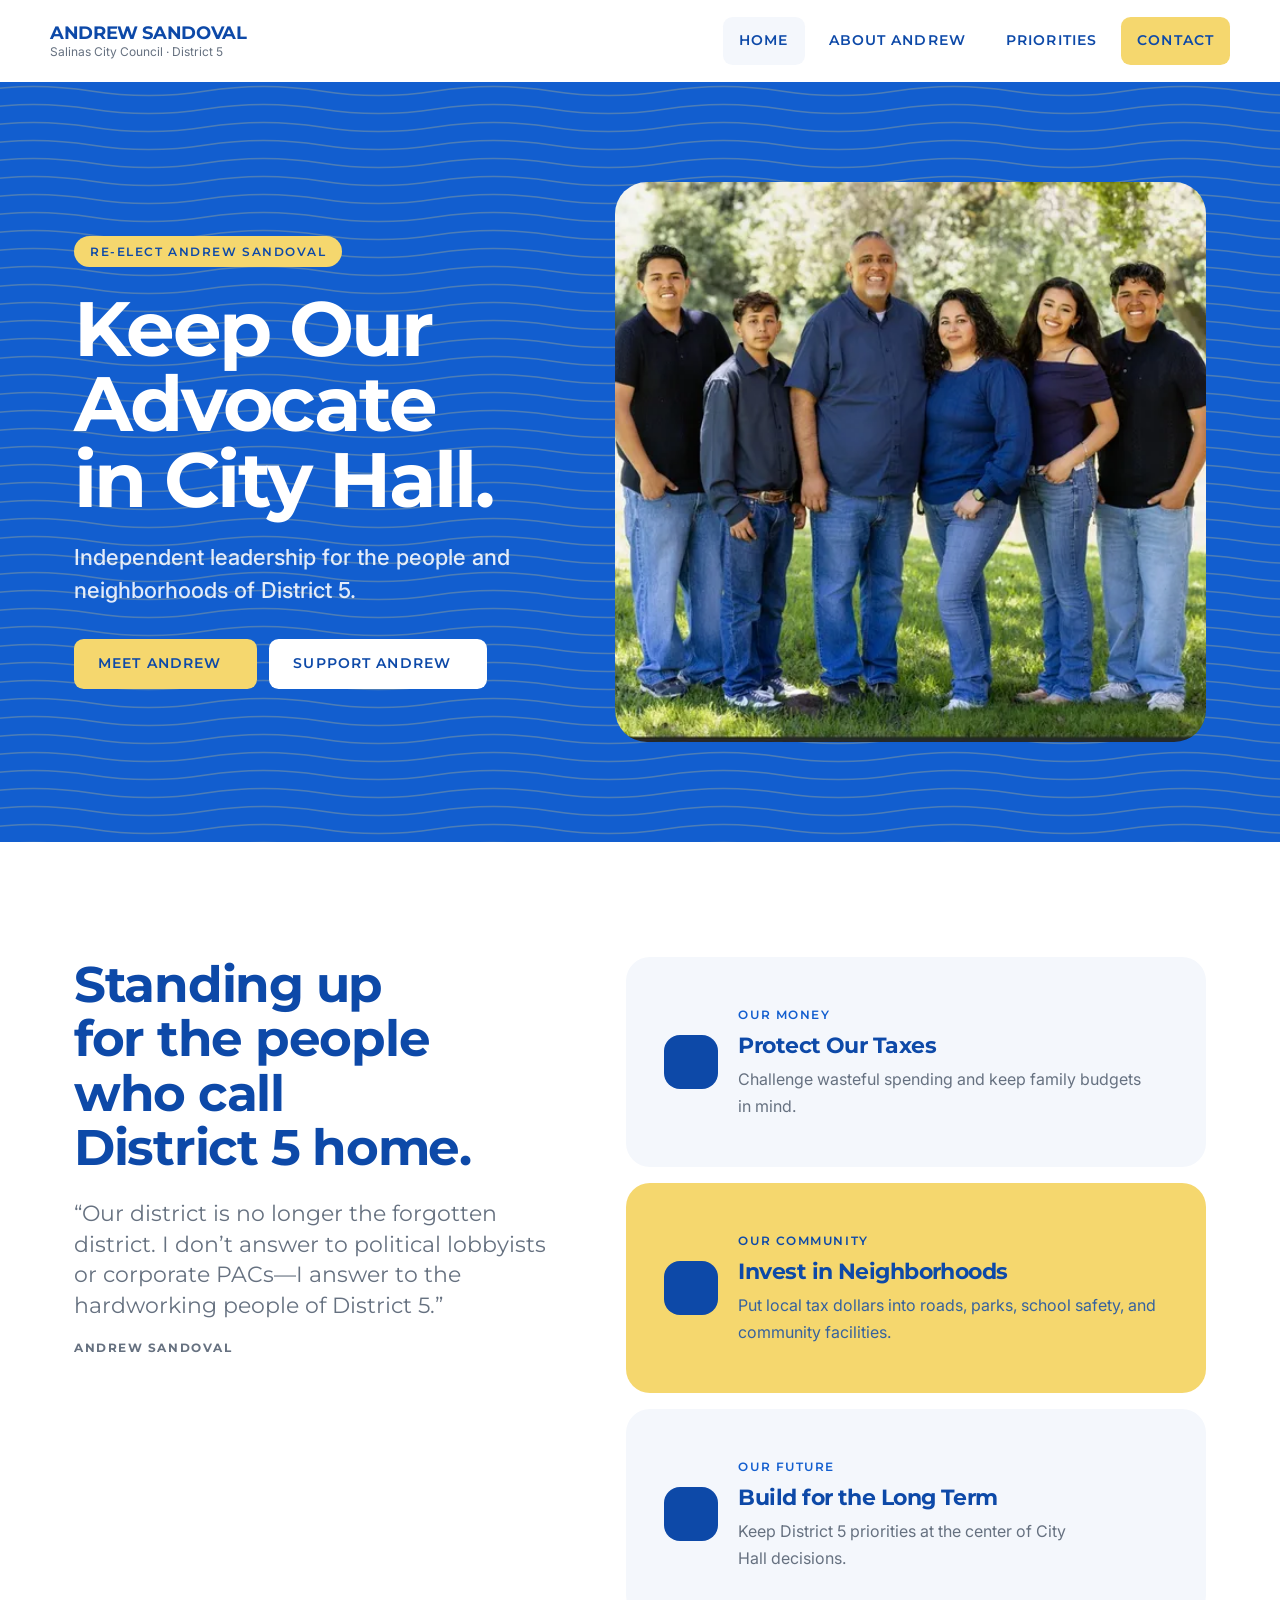
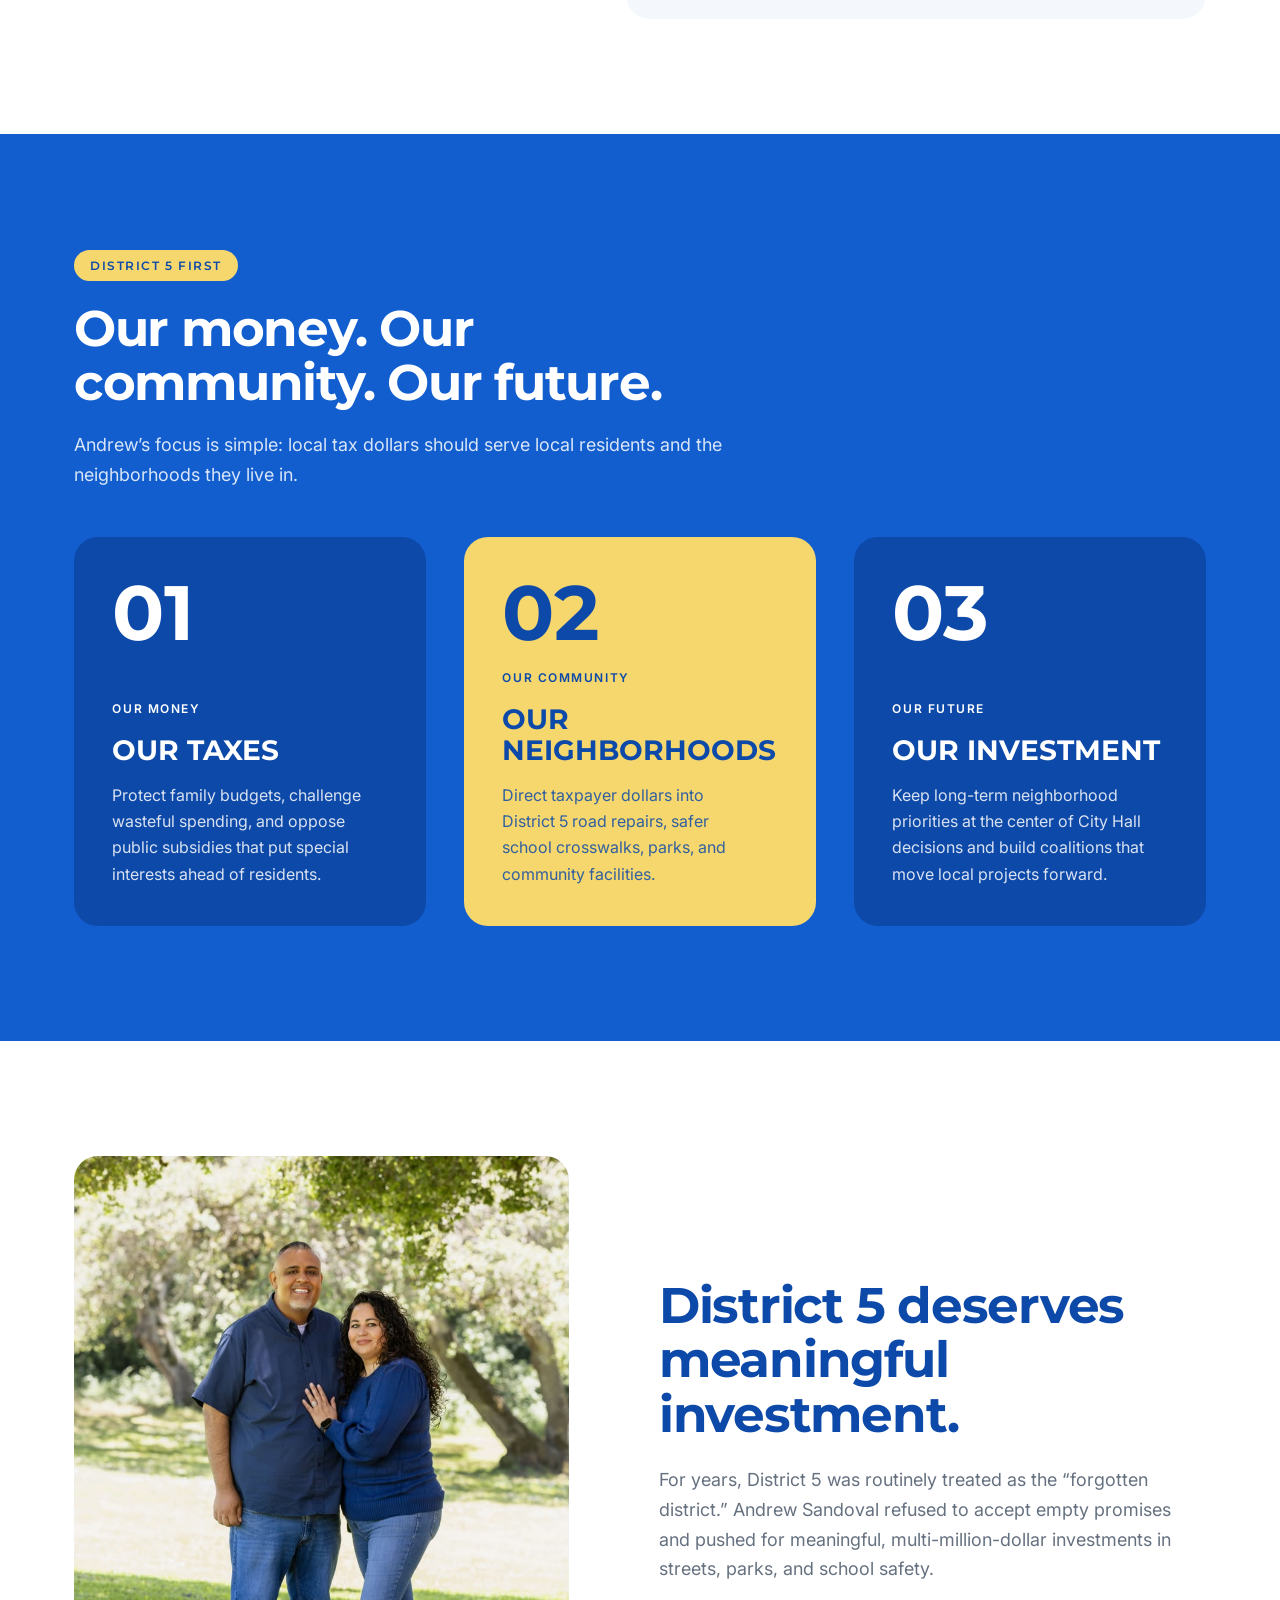
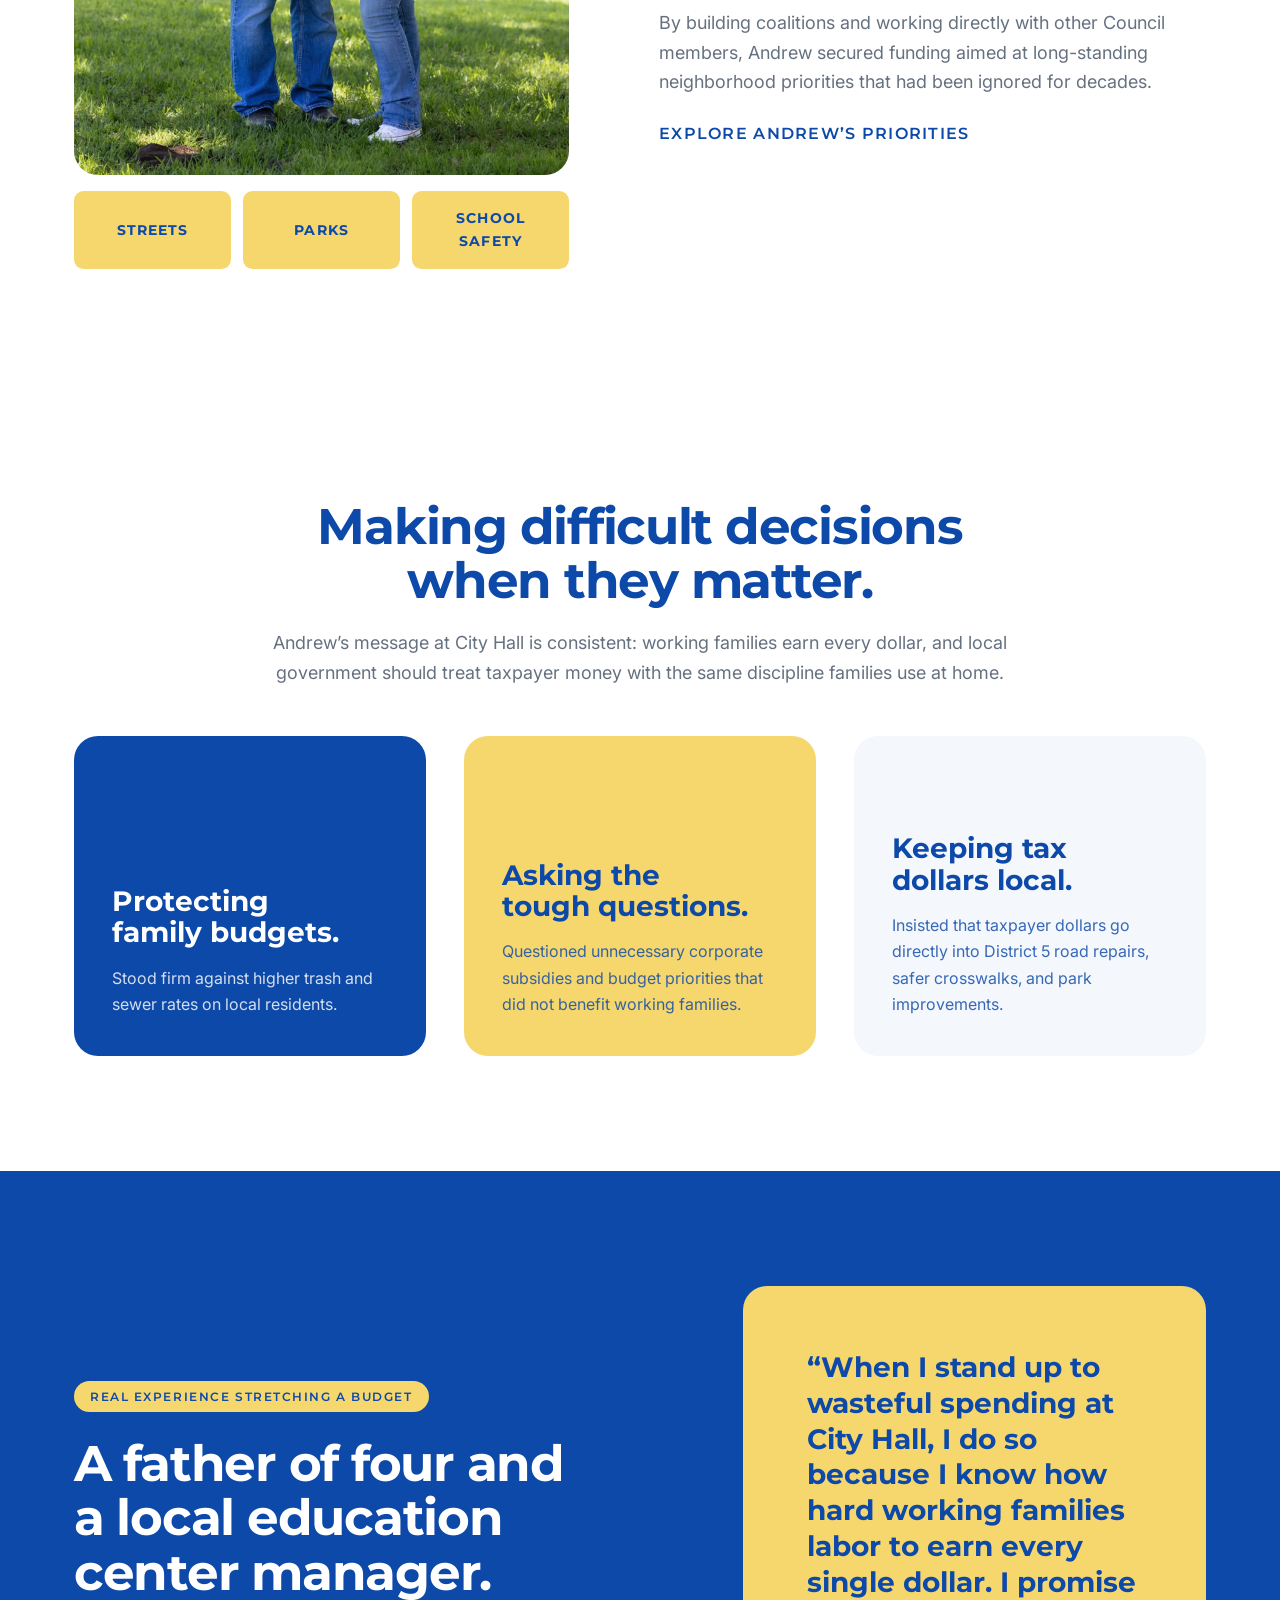
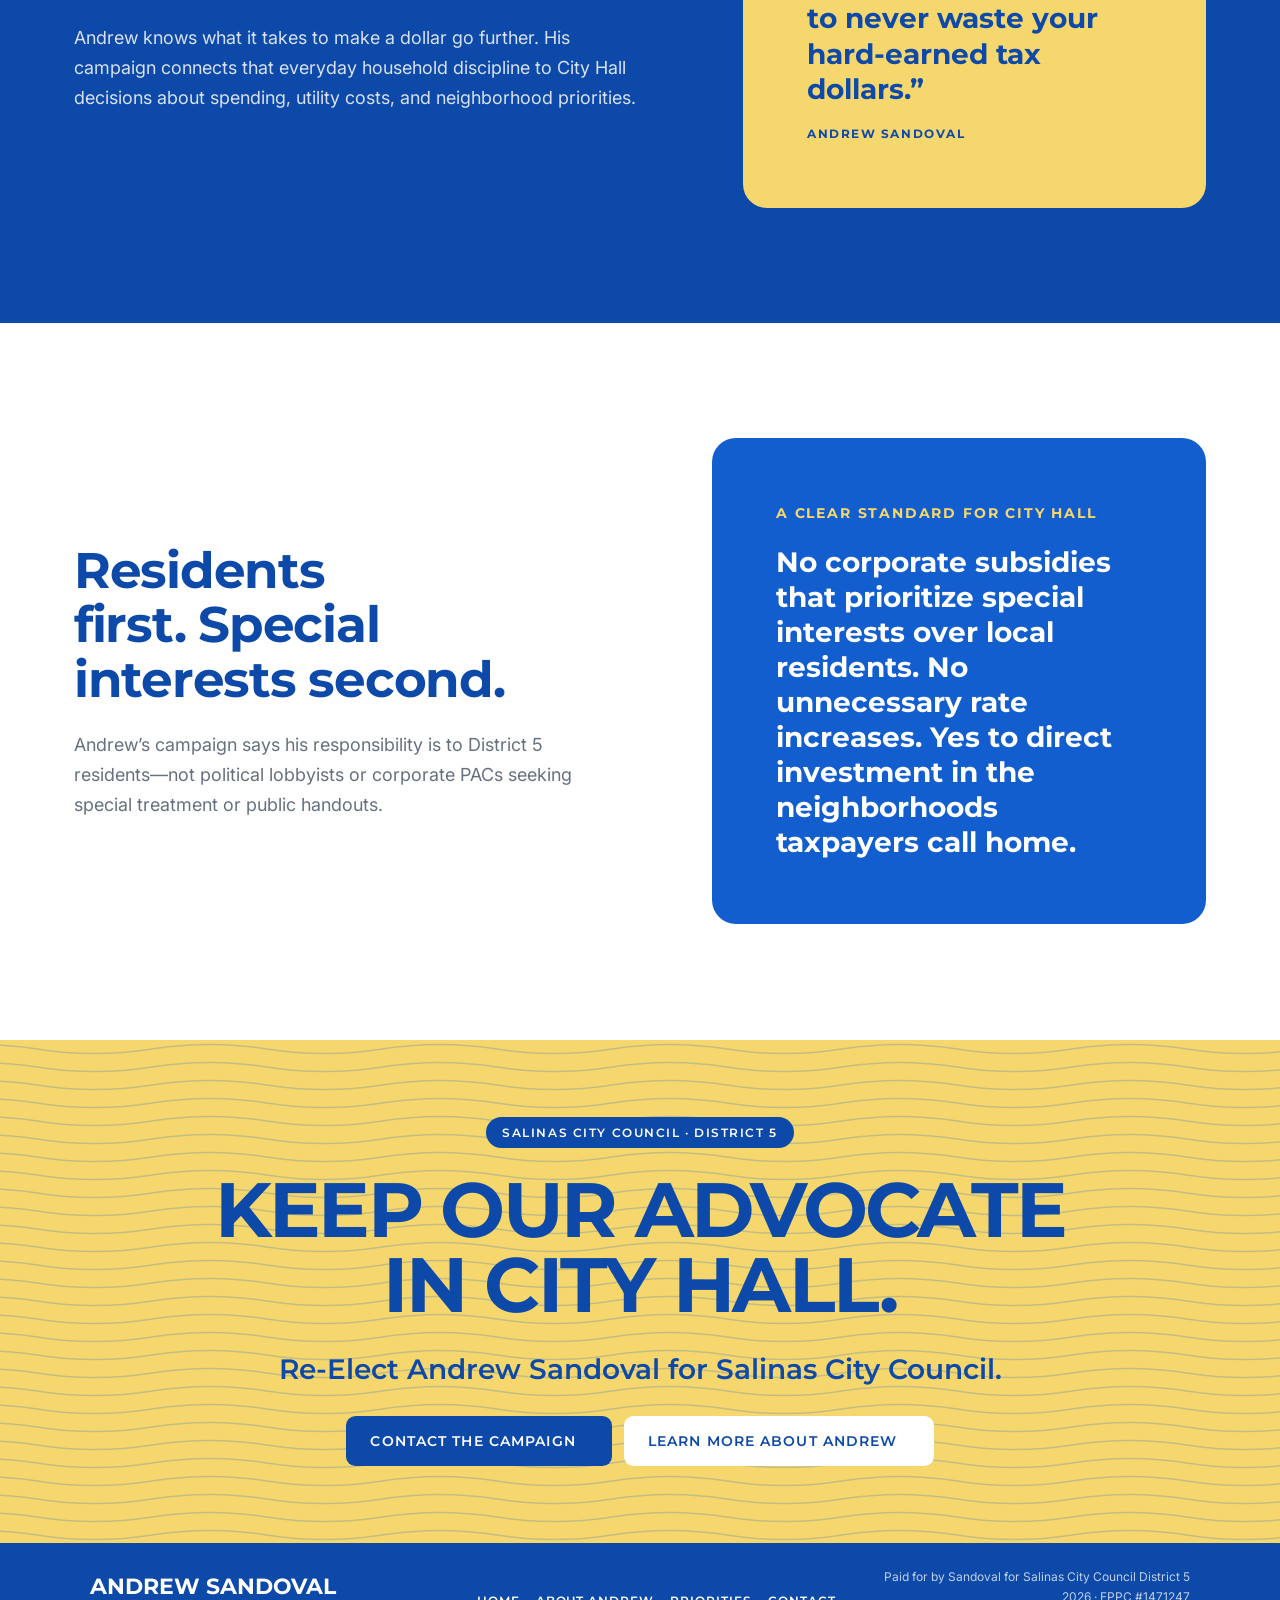
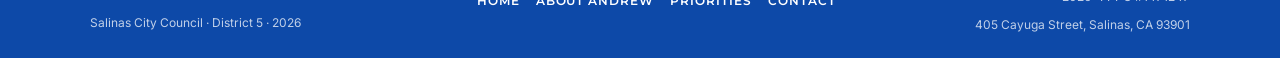
<file: index.html>
<!DOCTYPE html>
<html lang="en">

<head>
  <meta charset="UTF-8">
  <meta name="viewport" content="width=device-width, initial-scale=1.0">
  <meta name="description"
    content="Andrew Sandoval for Salinas City Council District 5 — independent leadership, fiscal responsibility, and direct neighborhood investment.">
  <meta name="theme-color" content="#125ecf">
  <title>Andrew Sandoval | Salinas City Council District 5</title>

  <link rel="preconnect" href="https://fonts.googleapis.com">
  <link rel="preconnect" href="https://fonts.gstatic.com" crossorigin>
  <link
    href="https://fonts.googleapis.com/css2?family=Inter:wght@400;500;600&family=Montserrat:wght@500;600;700&display=swap"
    rel="stylesheet">
  <link rel="stylesheet"
    href="https://cdn-uicons.flaticon.com/4.0.0/uicons-regular-rounded/css/uicons-regular-rounded.css">
  <link rel="stylesheet" href="assets/css/style.css">
  <script src="assets/js/script.js" defer></script>
</head>

<body>
  <a class="skip-link" href="#main-content">Skip to main content</a>

  <header class="site-header" data-header>
    <div class="navbar-container">
      <a class="brand" href="index.html" aria-label="Andrew Sandoval campaign home">
        <span class="brand-copy">
          <strong>Andrew Sandoval</strong>
          <small>Salinas City Council · District 5</small>
        </span>
      </a>

      <nav class="desktop-nav" aria-label="Primary navigation">
        <a class="nav-link is-active" href="index.html" aria-current="page">Home</a>
        <a class="nav-link" href="about.html">About Andrew</a>
        <a class="nav-link" href="priorities.html">Priorities</a>
        <a class="nav-link nav-link-cta" href="contact.html"
          style="background: var(--color-accent); color: var(--color-brand-dark);">Contact</a>
      </nav>

      <button class="mobile-toggle" type="button" aria-label="Open navigation" aria-expanded="false"
        aria-controls="mobileMenu" data-menu-toggle>
        <span class="mobile-toggle-bar"></span>
        <span class="mobile-toggle-bar"></span>
        <span class="mobile-toggle-bar"></span>
      </button>
    </div>

    <nav class="mobile-menu" id="mobileMenu" aria-label="Mobile navigation" data-mobile-menu hidden>
      <div class="mobile-menu-container">
        <a class="mobile-link is-active" href="index.html" aria-current="page">Home</a>
        <a class="mobile-link" href="about.html">About Andrew</a>
        <a class="mobile-link" href="priorities.html">Priorities</a>
        <a class="mobile-link mobile-link-cta" href="contact.html">Contact</a>
      </div>
    </nav>
  </header>

  <main id="main-content">
    <section class="hero-section" aria-labelledby="heroTitle">
      <div class="section-waves section-waves-hero" aria-hidden="true"></div>
      <div class="hero-container">
        <div class="hero-copy" data-reveal="up">
          <p class="eyebrow eyebrow-on-blue">Re-Elect Andrew Sandoval</p>
          <h1 class="hero-title" id="heroTitle">Keep Our Advocate in City Hall.</h1>
          <p class="hero-subtitle">Independent leadership for the people and neighborhoods of District 5.</p>

          <div class="hero-actions">
            <a class="button button-primary" href="about.html">
              <span>Meet Andrew</span>
              <i class="fi fi-rr-angle-double-right" aria-hidden="true"></i>
            </a>
            <a class="button button-secondary" href="https://secure.anedot.com/andrew/2026" target="_blank"
              rel="noopener noreferrer">
              <span>Support Andrew</span>
              <i class="fi fi-rr-heart" aria-hidden="true"></i>
            </a>
          </div>
        </div>

        <div class="hero-media" data-reveal="left" data-reveal-delay="120">
          <div class="hero-image-wrap">
            <img class="hero-image" src="assets/img/andrewfamily.webp" alt="Andrew Sandoval with his family">
          </div>
        </div>
      </div>
    </section>

    <section class="advocate-section" aria-labelledby="advocateTitle">
      <div class="advocate-container">
        <div class="advocate-message" data-reveal="up">
          <p class="eyebrow" style="display: none;"></p>
          <h2 class="section-title" id="advocateTitle">Standing up for the people who call District 5 home.</h2>
          <blockquote class="advocate-quote">
            <p>“Our district is no longer the forgotten district. I don’t answer to political lobbyists or corporate
              PACs—I answer to the hardworking people of District 5.”</p>
            <cite>Andrew Sandoval</cite>
          </blockquote>
        </div>

        <div class="advocate-points" aria-label="Campaign priorities">
          <article class="advocate-point" data-reveal="up" data-reveal-delay="40">
            <span class="icon-box" aria-hidden="true"><i class="fi fi-rr-coins"></i></span>
            <p class="advocate-point-label">Our Money</p>
            <h3>Protect Our Taxes</h3>
            <p>Challenge wasteful spending and keep family budgets in mind.</p>
          </article>

          <article class="advocate-point advocate-point-accent" data-reveal="up" data-reveal-delay="100">
            <span class="icon-box" aria-hidden="true"><i class="fi fi-rr-home"></i></span>
            <p class="advocate-point-label">Our Community</p>
            <h3>Invest in Neighborhoods</h3>
            <p>Put local tax dollars into roads, parks, school safety, and community facilities.</p>
          </article>

          <article class="advocate-point" data-reveal="up" data-reveal-delay="160">
            <span class="icon-box" aria-hidden="true"><i class="fi fi-rr-chart-histogram"></i></span>
            <p class="advocate-point-label">Our Future</p>
            <h3>Build for the Long Term</h3>
            <p>Keep District 5 priorities at the center of City Hall decisions.</p>
          </article>
        </div>
      </div>
    </section>

    <section class="priorities-section" id="priorities" aria-labelledby="prioritiesTitle">
      <div class="priorities-container">
        <div class="section-heading" data-reveal="up">
          <p class="eyebrow eyebrow-on-blue">District 5 First</p>
          <h2 class="section-title section-title-light" id="prioritiesTitle">Our money. Our community. Our future.</h2>
          <p class="section-text section-text-light">Andrew’s focus is simple: local tax dollars should serve local
            residents and the neighborhoods they live in.</p>
        </div>

        <div class="priorities-grid">
          <article class="priority-card" data-reveal="up" data-reveal-delay="40">
            <span class="priority-number">01</span>
            <p class="priority-kicker">Our Money</p>
            <h3>Our Taxes</h3>
            <p>Protect family budgets, challenge wasteful spending, and oppose public subsidies that put special
              interests ahead of residents.</p>
          </article>

          <article class="priority-card priority-card-accent" data-reveal="up" data-reveal-delay="100">
            <span class="priority-number">02</span>
            <p class="priority-kicker">Our Community</p>
            <h3>Our Neighborhoods</h3>
            <p>Direct taxpayer dollars into District 5 road repairs, safer school crosswalks, parks, and community
              facilities.</p>
          </article>

          <article class="priority-card" data-reveal="up" data-reveal-delay="160">
            <span class="priority-number">03</span>
            <p class="priority-kicker">Our Future</p>
            <h3>Our Investment</h3>
            <p>Keep long-term neighborhood priorities at the center of City Hall decisions and build coalitions that
              move local projects forward.</p>
          </article>
        </div>
      </div>
    </section>

    <section class="investment-section" aria-labelledby="investmentTitle">
      <div class="investment-container">
        <div class="investment-media" data-reveal="right">
          <div class="section-image-wrap">
            <img class="section-image" src="assets/img/andrew3.jpeg" alt="Andrew Sandoval with his Wife">
          </div>
          <div class="investment-statements">
            <span>Streets</span>
            <span>Parks</span>
            <span>School Safety</span>
          </div>
        </div>

        <div class="investment-copy" data-reveal="up" data-reveal-delay="100">
          <p class="eyebrow" style="display: none;"></p>
          <h2 class="section-title" id="investmentTitle">District 5 deserves meaningful investment.</h2>
          <p class="section-text">For years, District 5 was routinely treated as the “forgotten district.” Andrew
            Sandoval refused to accept empty promises and pushed for meaningful, multi-million-dollar investments in
            streets, parks, and school safety.</p>
          <p class="section-text">By building coalitions and working directly with other Council members, Andrew secured
            funding aimed at long-standing neighborhood priorities that had been ignored for decades.</p>
          <a class="text-link" href="priorities.html">
            <span>Explore Andrew’s priorities</span>
            <span aria-hidden="true"><i class="fi fi-rr-angle-double-right"></i></span>
          </a>
        </div>
      </div>
    </section>

    <section class="responsibility-section" aria-labelledby="responsibilityTitle">
      <div class="responsibility-container">
        <div class="section-heading section-heading-centered" data-reveal="up">
          <p class="eyebrow" style="display: none;"></p>
          <h2 class="section-title" id="responsibilityTitle">Making difficult decisions when they matter.</h2>
          <p class="section-text">Andrew’s message at City Hall is consistent: working families earn every dollar, and
            local government should treat taxpayer money with the same discipline families use at home.</p>
        </div>

        <div class="responsibility-grid">
          <article class="responsibility-card responsibility-card-blue" data-reveal="up" data-reveal-delay="40">
            <p style="display: none;" class="responsibility-label">Voted NO on Rate Increases</p>
            <h3>Protecting family budgets.</h3>
            <p>Stood firm against higher trash and sewer rates on local residents.</p>
          </article>

          <article class="responsibility-card responsibility-card-yellow" data-reveal="up" data-reveal-delay="100">
            <p style="display: none;" class="responsibility-label">Challenging Wasteful Spending</p>
            <h3>Asking the tough questions.</h3>
            <p>Questioned unnecessary corporate subsidies and budget priorities that did not benefit working families.
            </p>
          </article>

          <article class="responsibility-card responsibility-card-light" data-reveal="up" data-reveal-delay="160">
            <p style="display: none;" class="responsibility-label">Invested Directly in Neighborhoods</p>
            <h3>Keeping tax dollars local.</h3>
            <p>Insisted that taxpayer dollars go directly into District 5 road repairs, safer crosswalks, and park
              improvements.</p>
          </article>
        </div>
      </div>
    </section>

    <section class="experience-section" aria-labelledby="experienceTitle">
      <div class="experience-container">
        <div class="experience-copy" data-reveal="up">
          <p class="eyebrow eyebrow-on-blue">Real Experience Stretching a Budget</p>
          <h2 class="section-title section-title-light" id="experienceTitle">A father of four and a local education
            center manager.</h2>
          <p class="section-text section-text-light">Andrew knows what it takes to make a dollar go further. His
            campaign connects that everyday household discipline to City Hall decisions about spending, utility costs,
            and neighborhood priorities.</p>
        </div>

        <blockquote class="experience-quote" data-reveal="left" data-reveal-delay="120">
          <p>“When I stand up to wasteful spending at City Hall, I do so because I know how hard working families labor
            to earn every single dollar. I promise to never waste your hard-earned tax dollars.”</p>
          <cite>Andrew Sandoval</cite>
        </blockquote>
      </div>
    </section>

    <section class="accountability-section" aria-labelledby="accountabilityTitle">
      <div class="accountability-container">
        <div class="accountability-copy" data-reveal="up">
          <p class="eyebrow" style="display: none;"></p>
          <h2 class="section-title" id="accountabilityTitle">Residents first. Special interests second.</h2>
          <p class="section-text">Andrew’s campaign says his responsibility is to District 5 residents—not political
            lobbyists or corporate PACs seeking special treatment or public handouts.</p>
        </div>

        <div class="accountability-callout" data-reveal="left" data-reveal-delay="100">
          <p class="callout-kicker">A clear standard for City Hall</p>
          <p class="callout-text">No corporate subsidies that prioritize special interests over local residents. No
            unnecessary rate increases. Yes to direct investment in the neighborhoods taxpayers call home.</p>
        </div>
      </div>
    </section>

    <section class="cta-section" aria-labelledby="ctaTitle">
      <div class="section-waves section-waves-cta" aria-hidden="true"></div>
      <div class="cta-container" data-reveal="up">
        <p class="eyebrow eyebrow-on-yellow">Salinas City Council · District 5</p>
        <h2 class="cta-title" id="ctaTitle">Keep Our Advocate in City Hall.</h2>
        <p class="cta-text">Re-Elect Andrew Sandoval for Salinas City Council.</p>
        <div class="cta-actions">
          <a class="button button-dark" href="contact.html">
            <span>Contact the Campaign</span>
            <span aria-hidden="true"><i class="fi fi-rr-angle-double-right"></i></span>
          </a>
          <a class="button button-blue" href="about.html">
            <span>Learn More About Andrew</span>
            <span aria-hidden="true"><i class="fi fi-rr-angle-double-right"></i></span>
          </a>
        </div>
      </div>
    </section>
  </main>

  <footer class="site-footer">
    <div class="footer-container">
      <div class="footer-brand">
        <strong>Andrew Sandoval</strong>
        <span>Salinas City Council · District 5 · 2026</span>
      </div>

      <nav class="footer-nav" aria-label="Footer navigation">
        <a href="index.html">Home</a>
        <a href="about.html">About Andrew</a>
        <a href="priorities.html">Priorities</a>
        <a href="contact.html">Contact</a>
      </nav>

      <div class="footer-legal">
        <p>Paid for by Sandoval for Salinas City Council District 5 2026 · FPPC #1471247</p>
        <p>405 Cayuga Street, Salinas, CA 93901</p>
      </div>
    </div>
  </footer>
</body>

</html>
</file>
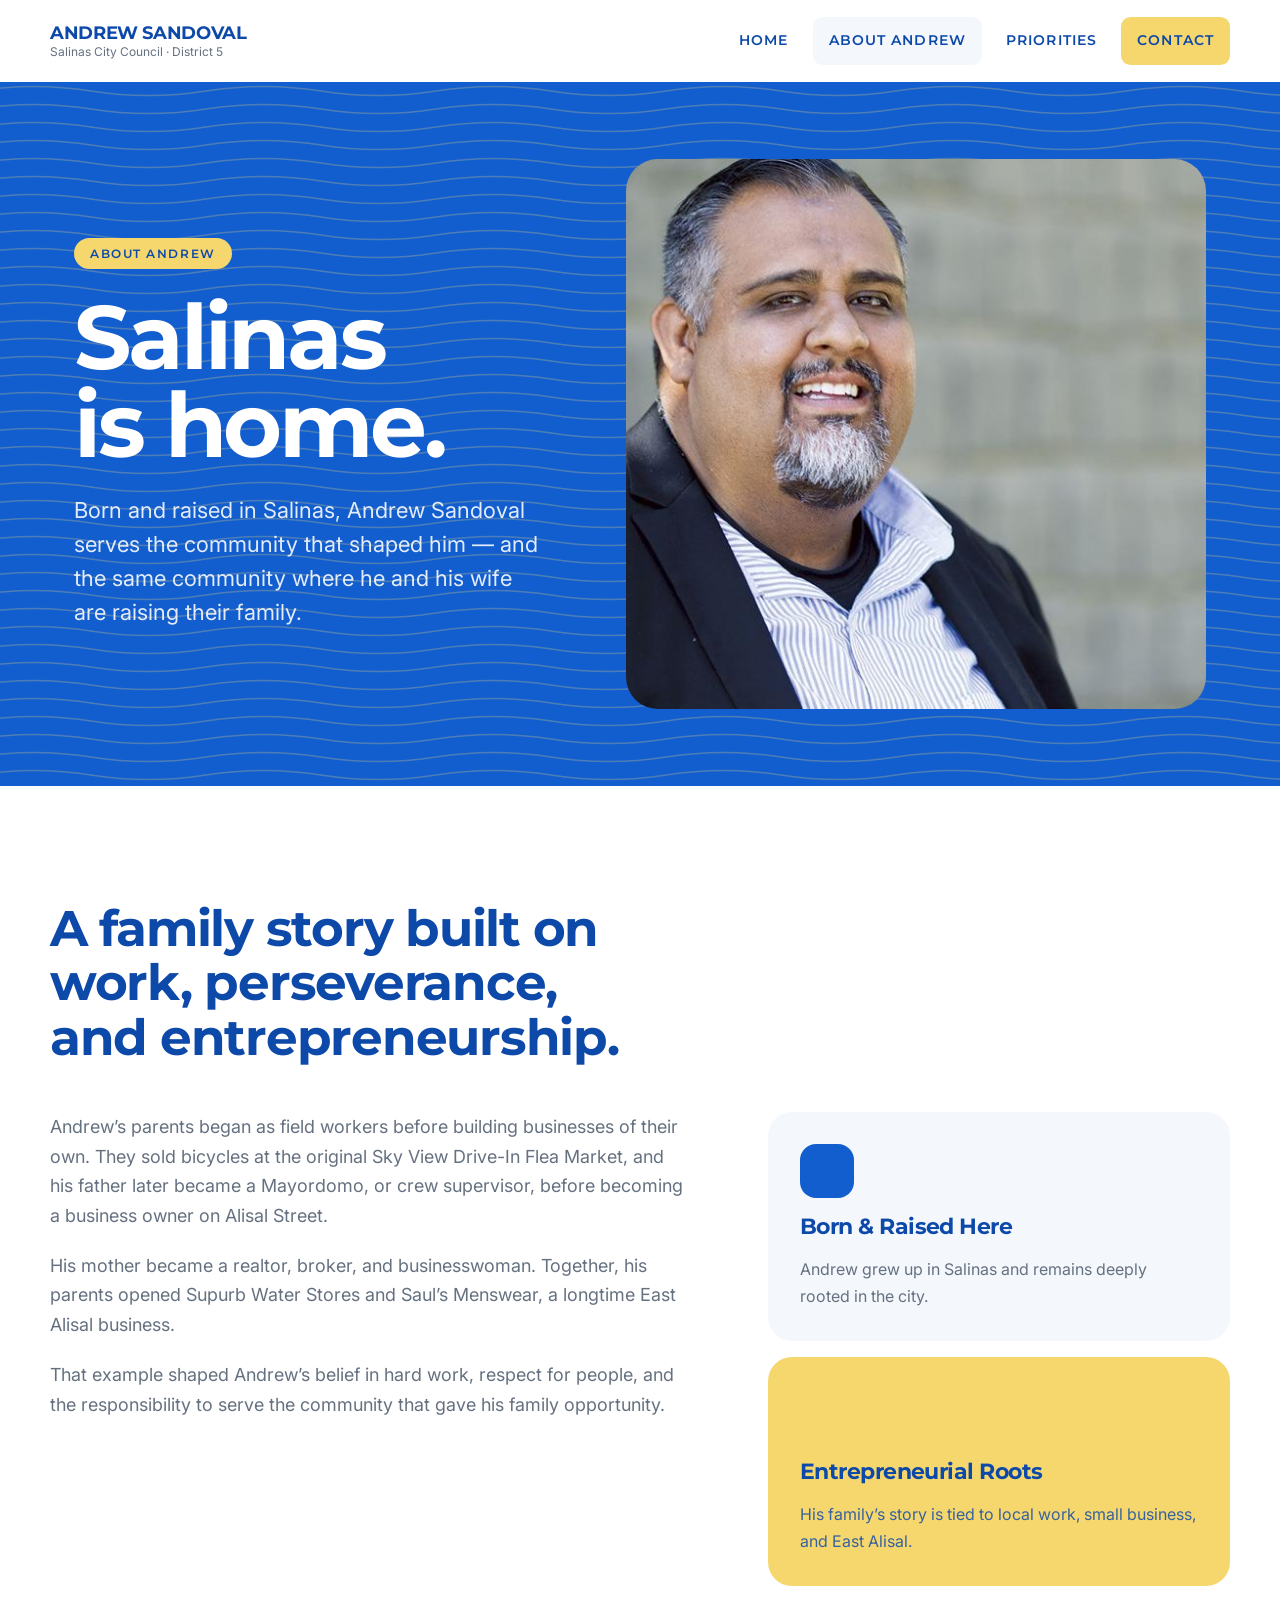
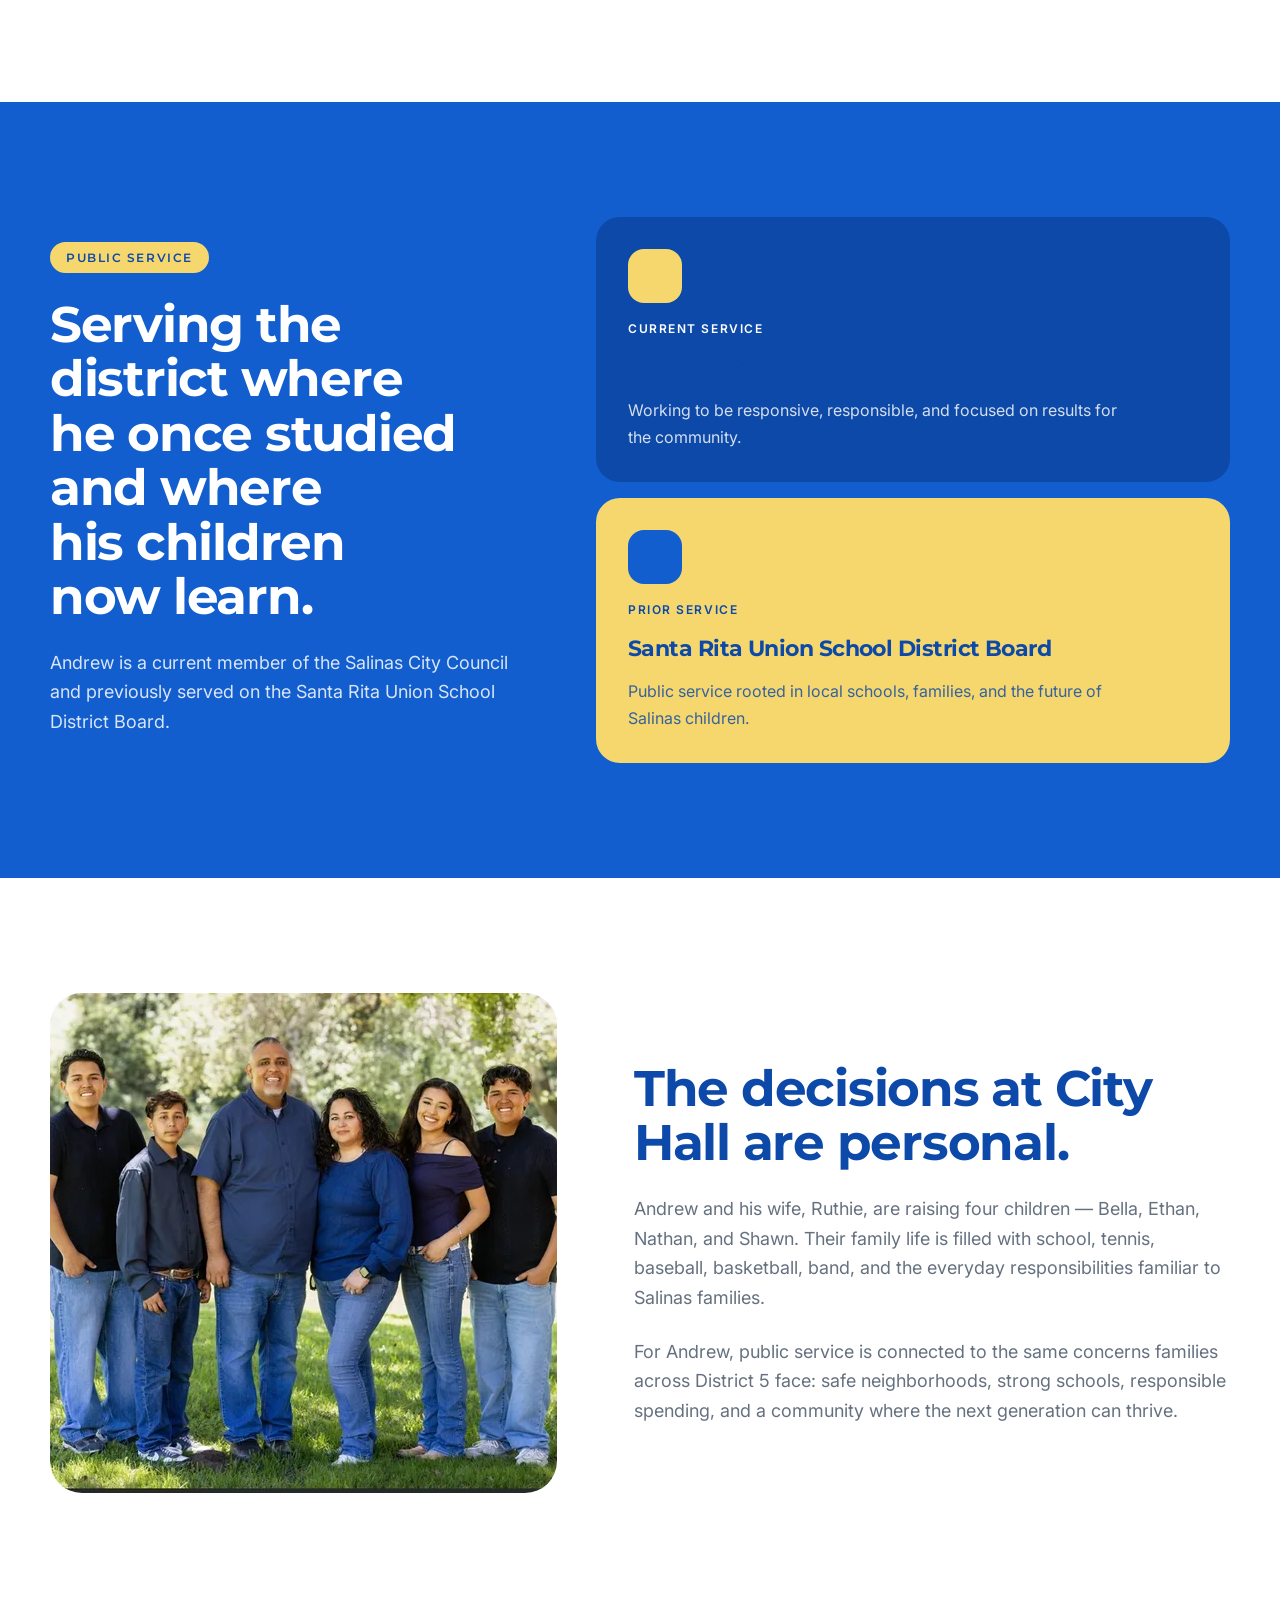
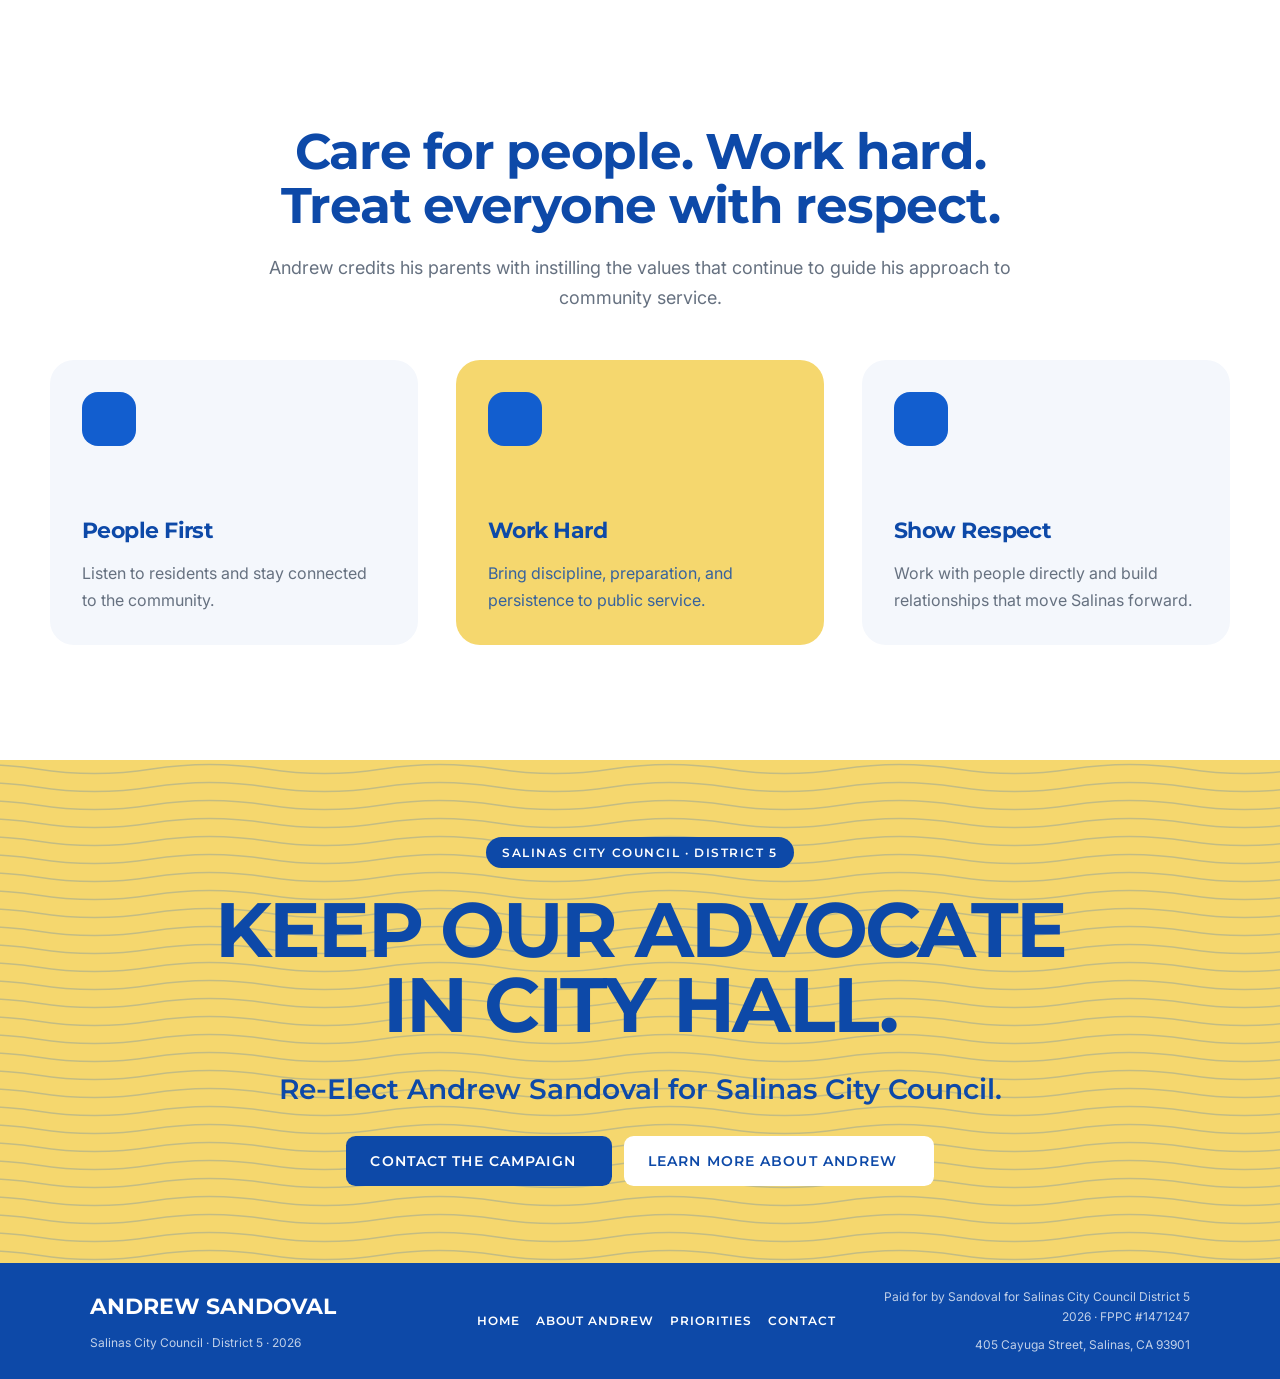
<file: about.html>
<!DOCTYPE html>
<html lang="en">

<head>
  <meta charset="UTF-8">
  <meta name="viewport" content="width=device-width, initial-scale=1.0">
  <meta name="description"
    content="Meet Andrew Sandoval — Salinas native, father of four, community advocate, current Salinas City Councilmember, and former Santa Rita Union School District Board Member.">
  <meta name="theme-color" content="#125ecf">
  <title>About Andrew Sandoval | Salinas City Council District 5</title>

  <link rel="preconnect" href="https://fonts.googleapis.com">
  <link rel="preconnect" href="https://fonts.gstatic.com" crossorigin>
  <link
    href="https://fonts.googleapis.com/css2?family=Inter:wght@400;500;600&family=Montserrat:wght@500;600;700&display=swap"
    rel="stylesheet">
  <link rel="stylesheet"
    href="https://cdn-uicons.flaticon.com/4.0.0/uicons-regular-rounded/css/uicons-regular-rounded.css">
  <link rel="stylesheet" href="assets/css/style.css">
  <script src="assets/js/script.js" defer></script>
</head>

<body>
  <a class="skip-link" href="#main-content">Skip to main content</a>

  <header class="site-header" data-header>
    <div class="navbar-container">
      <a class="brand" href="index.html" aria-label="Andrew Sandoval campaign home">
        <span class="brand-copy">
          <strong>Andrew Sandoval</strong>
          <small>Salinas City Council · District 5</small>
        </span>
      </a>

      <nav class="desktop-nav" aria-label="Primary navigation">
        <a class="nav-link" href="index.html">Home</a>
        <a class="nav-link is-active" href="about.html" aria-current="page">About Andrew</a>
        <a class="nav-link" href="priorities.html">Priorities</a>
        <a class="nav-link nav-link-cta" href="contact.html"
          style="background: var(--color-accent); color: var(--color-brand-dark);">Contact</a>
      </nav>

      <button class="mobile-toggle" type="button" aria-label="Open navigation" aria-expanded="false"
        aria-controls="mobileMenu" data-menu-toggle>
        <span class="mobile-toggle-bar"></span>
        <span class="mobile-toggle-bar"></span>
        <span class="mobile-toggle-bar"></span>
      </button>
    </div>

    <nav class="mobile-menu" id="mobileMenu" aria-label="Mobile navigation" data-mobile-menu hidden>
      <div class="mobile-menu-container">
        <a class="mobile-link" href="index.html">Home</a>
        <a class="mobile-link is-active" href="about.html" aria-current="page">About Andrew</a>
        <a class="mobile-link" href="priorities.html">Priorities</a>
        <a class="mobile-link mobile-link-cta" href="contact.html">Contact</a>
      </div>
    </nav>
  </header>

  <main id="main-content">
    <section class="about-hero-section" aria-labelledby="aboutHeroTitle">
      <div class="section-waves section-waves-hero" aria-hidden="true"></div>
      <div class="about-hero-container">
        <div class="about-hero-copy" data-reveal="up">
          <p class="eyebrow eyebrow-on-blue">About Andrew</p>
          <h1 class="about-hero-title" id="aboutHeroTitle">Salinas is home.</h1>
          <p class="about-hero-text">Born and raised in Salinas, Andrew Sandoval serves the community that shaped him —
            and the same community where he and his wife are raising their family.</p>
        </div>

        <div class="about-hero-media" data-reveal="left" data-reveal-delay="100">
          <div class="about-image-wrap about-image-wrap-large">
            <img class="about-image" src="assets/img/andrew.jpg" alt="Andrew Sandoval in Salinas">
          </div>
        </div>
      </div>
    </section>

    <section class="roots-section" aria-labelledby="rootsTitle">
      <div class="roots-container">
        <div class="roots-heading" data-reveal="up">
          <p class="eyebrow" style="display: none;"></p>
          <h2 class="section-title" id="rootsTitle">A family story built on work, perseverance, and entrepreneurship.
          </h2>
        </div>

        <div class="roots-content">
          <div class="roots-story" data-reveal="right">
            <p class="section-text">Andrew’s parents began as field workers before building businesses of their own.
              They sold bicycles at the original Sky View Drive-In Flea Market, and his father later became a Mayordomo,
              or crew supervisor, before becoming a business owner on Alisal Street.</p>
            <p class="section-text">His mother became a realtor, broker, and businesswoman. Together, his parents opened
              Supurb Water Stores and Saul’s Menswear, a longtime East Alisal business.</p>
            <p class="section-text">That example shaped Andrew’s belief in hard work, respect for people, and the
              responsibility to serve the community that gave his family opportunity.</p>
          </div>

          <div class="roots-facts" aria-label="Andrew Sandoval background">
            <article class="fact-card" data-reveal="up" data-reveal-delay="40">
              <span class="icon-box icon-box-blue" aria-hidden="true"><i class="fi fi-rr-city"></i></span>
              <h3>Born &amp; Raised Here</h3>
              <p>Andrew grew up in Salinas and remains deeply rooted in the city.</p>
            </article>

            <article class="fact-card" data-reveal="up" data-reveal-delay="100">
              <span class="icon-box icon-box-yellow" aria-hidden="true"><i class="fi fi-rr-briefcase"></i></span>
              <h3>Entrepreneurial Roots</h3>
              <p>His family’s story is tied to local work, small business, and East Alisal.</p>
            </article>
          </div>
        </div>
      </div>
    </section>

    <section class="service-section" aria-labelledby="serviceTitle">
      <div class="service-container">
        <div class="service-intro" data-reveal="up">
          <p class="eyebrow eyebrow-on-blue">Public Service</p>
          <h2 class="section-title section-title-light" id="serviceTitle">Serving the district where he once studied and
            where his children now learn.</h2>
          <p class="section-text section-text-light">Andrew is a current member of the Salinas City Council and
            previously served on the Santa Rita Union School District Board.</p>
        </div>

        <div class="service-grid">
          <article class="service-card" data-reveal="up" data-reveal-delay="40">
            <span class="icon-box icon-box-yellow" aria-hidden="true"><i class="fi fi-rr-building-user"></i></span>
            <p class="service-kicker">Current Service</p>
            <h3>Salinas City Council</h3>
            <p>Working to be responsive, responsible, and focused on results for the community.</p>
          </article>

          <article class="service-card service-card-accent" data-reveal="up" data-reveal-delay="100">
            <span class="icon-box icon-box-blue" aria-hidden="true"><i class="fi fi-rr-school"></i></span>
            <p class="service-kicker">Prior Service</p>
            <h3>Santa Rita Union School District Board</h3>
            <p>Public service rooted in local schools, families, and the future of Salinas children.</p>
          </article>
        </div>
      </div>
    </section>

    <section class="family-section" aria-labelledby="familyTitle">
      <div class="family-container">
        <div class="family-media" data-reveal="right">
          <div class="about-image-wrap">
            <img class="about-image" src="assets/img/andrewfamily.webp"
              alt="Andrew Sandoval with his wife Ruthie and their family">
          </div>
        </div>

        <div class="family-copy" data-reveal="up" data-reveal-delay="100">
          <p class="eyebrow" style="display: none;"></p>
          <h2 class="section-title" id="familyTitle">The decisions at City Hall are personal.</h2>
          <p class="section-text">Andrew and his wife, Ruthie, are raising four children — Bella, Ethan, Nathan, and
            Shawn. Their family life is filled with school, tennis, baseball, basketball, band, and the everyday
            responsibilities familiar to Salinas families.</p>
          <p class="section-text">For Andrew, public service is connected to the same concerns families across District
            5 face: safe neighborhoods, strong schools, responsible spending, and a community where the next generation
            can thrive.</p>
        </div>
      </div>
    </section>

    <section class="values-section" aria-labelledby="valuesTitle">
      <div class="values-container">
        <div class="section-heading section-heading-centered" data-reveal="up">
          <p class="eyebrow" style="display: none;"></p>
          <h2 class="section-title" id="valuesTitle">Care for people. Work hard. Treat everyone with respect.</h2>
          <p class="section-text">Andrew credits his parents with instilling the values that continue to guide his
            approach to community service.</p>
        </div>

        <div class="values-grid">
          <article class="value-card" data-reveal="up" data-reveal-delay="40">
            <span class="icon-box icon-box-blue" aria-hidden="true"><i class="fi fi-rr-users-alt"></i></span>
            <h3>People First</h3>
            <p>Listen to residents and stay connected to the community.</p>
          </article>

          <article class="value-card value-card-accent" data-reveal="up" data-reveal-delay="100">
            <span class="icon-box icon-box-blue" aria-hidden="true"><i class="fi fi-rr-briefcase"></i></span>
            <h3>Work Hard</h3>
            <p>Bring discipline, preparation, and persistence to public service.</p>
          </article>

          <article class="value-card" data-reveal="up" data-reveal-delay="160">
            <span class="icon-box icon-box-blue" aria-hidden="true"><i class="fi fi-rr-handshake"></i></span>
            <h3>Show Respect</h3>
            <p>Work with people directly and build relationships that move Salinas forward.</p>
          </article>
        </div>
      </div>
    </section>

    <section class="cta-section" aria-labelledby="ctaTitle">
      <div class="section-waves section-waves-cta" aria-hidden="true"></div>
      <div class="cta-container" data-reveal="up">
        <p class="eyebrow eyebrow-on-yellow">Salinas City Council · District 5</p>
        <h2 class="cta-title" id="ctaTitle">Keep Our Advocate in City Hall.</h2>
        <p class="cta-text">Re-Elect Andrew Sandoval for Salinas City Council.</p>
        <div class="cta-actions">
          <a class="button button-dark" href="contact.html">
            <span>Contact the Campaign</span>
            <span aria-hidden="true"><i class="fi fi-rr-angle-double-right"></i></span>
          </a>
          <a class="button button-blue" href="about.html">
            <span>Learn More About Andrew</span>
            <span aria-hidden="true"><i class="fi fi-rr-angle-double-right"></i></span>
          </a>
        </div>
      </div>
    </section>
  </main>

  <footer class="site-footer">
    <div class="footer-container">
      <div class="footer-brand">
        <strong>Andrew Sandoval</strong>
        <span>Salinas City Council · District 5 · 2026</span>
      </div>

      <nav class="footer-nav" aria-label="Footer navigation">
        <a href="index.html">Home</a>
        <a href="about.html">About Andrew</a>
        <a href="priorities.html">Priorities</a>
        <a href="contact.html">Contact</a>
      </nav>

      <div class="footer-legal">
        <p>Paid for by Sandoval for Salinas City Council District 5 2026 · FPPC #1471247</p>
        <p>405 Cayuga Street, Salinas, CA 93901</p>
      </div>
    </div>
  </footer>
</body>

</html>
</file>
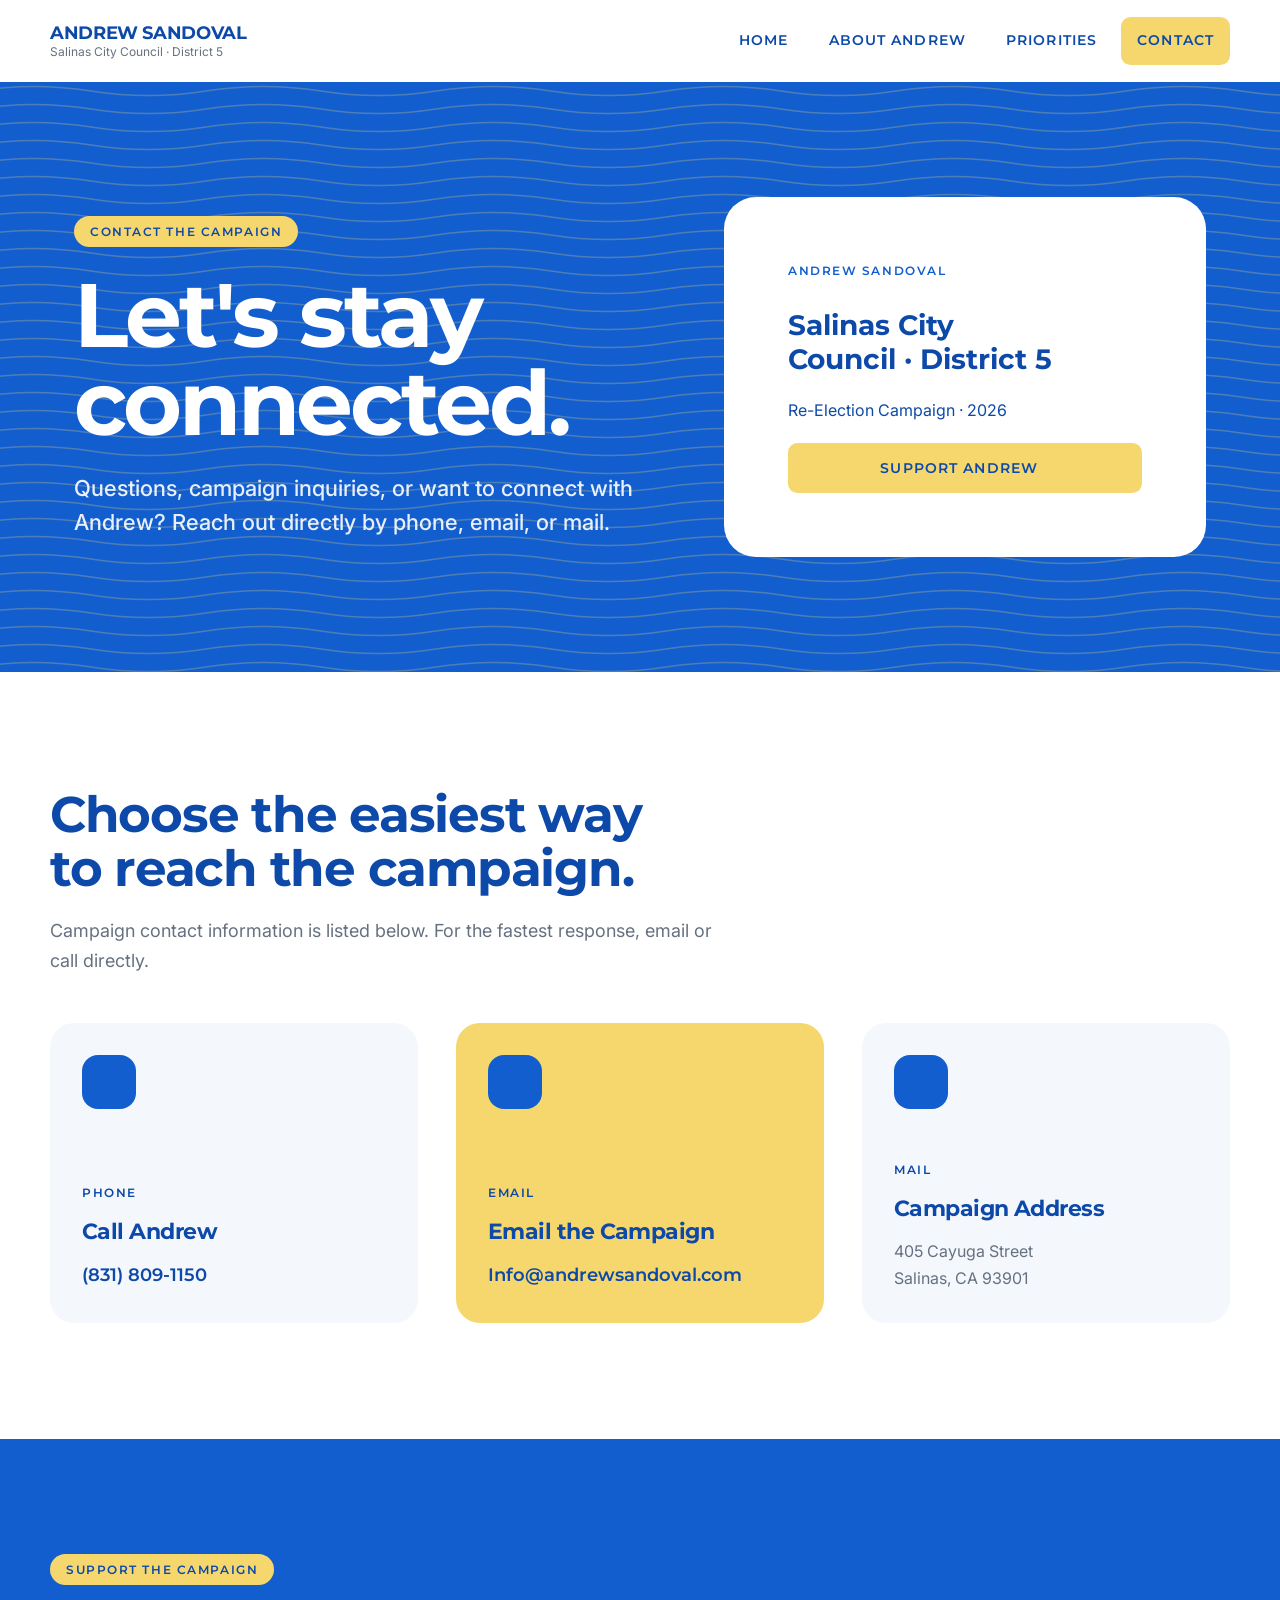
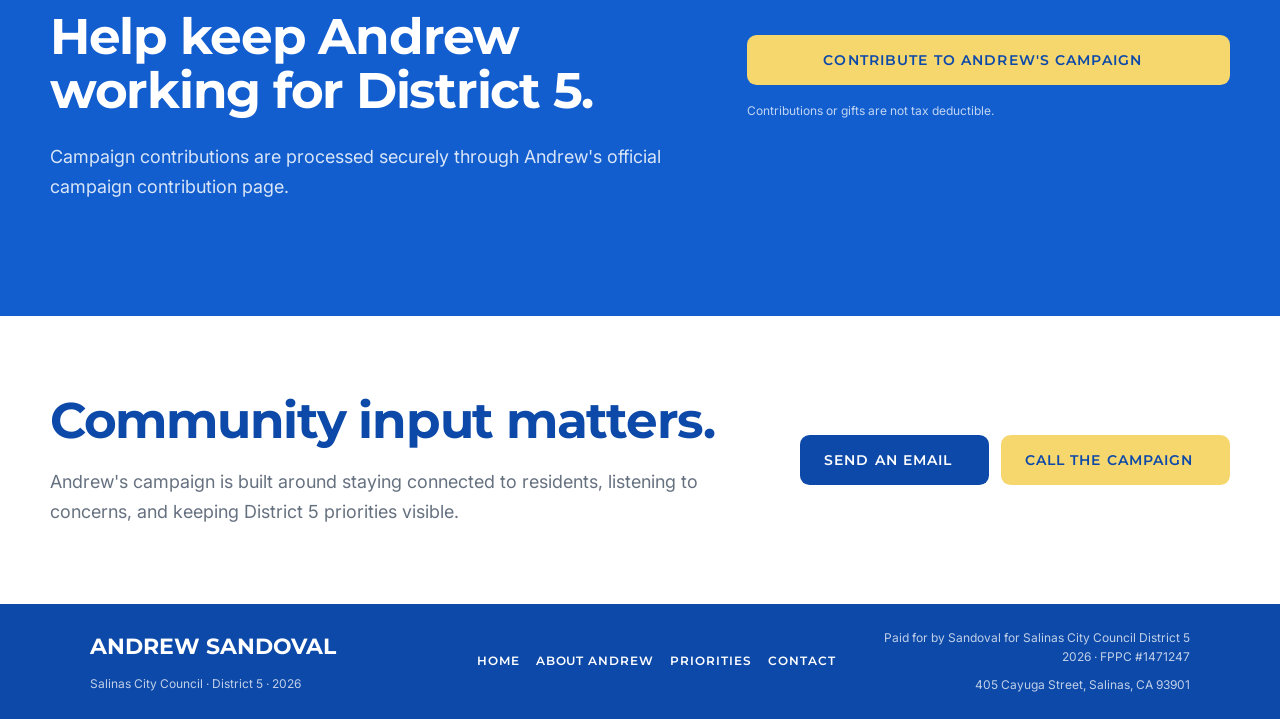
<file: contact.html>
<!DOCTYPE html>
<html lang="en">

<head>
  <meta charset="UTF-8">
  <meta name="viewport" content="width=device-width, initial-scale=1.0">
  <meta name="description"
    content="Contact Andrew Sandoval's campaign for Salinas City Council District 5 by phone, email, or mail.">
  <meta name="theme-color" content="#125ecf">
  <title>Contact | Andrew Sandoval for Salinas City Council District 5</title>

  <link rel="preconnect" href="https://fonts.googleapis.com">
  <link rel="preconnect" href="https://fonts.gstatic.com" crossorigin>
  <link
    href="https://fonts.googleapis.com/css2?family=Inter:wght@400;500;600&family=Montserrat:wght@500;600;700&display=swap"
    rel="stylesheet">
  <link rel="stylesheet"
    href="https://cdn-uicons.flaticon.com/4.0.0/uicons-regular-rounded/css/uicons-regular-rounded.css">
  <link rel="stylesheet" href="assets/css/style.css">
  <script src="assets/js/script.js" defer></script>
</head>

<body>
  <a class="skip-link" href="#main-content">Skip to main content</a>

  <header class="site-header" data-header>
    <div class="navbar-container">
      <a class="brand" href="index.html" aria-label="Andrew Sandoval campaign home">
        <span class="brand-copy">
          <strong>Andrew Sandoval</strong>
          <small>Salinas City Council · District 5</small>
        </span>
      </a>

      <nav class="desktop-nav" aria-label="Primary navigation">
        <a class="nav-link" href="index.html">Home</a>
        <a class="nav-link" href="about.html">About Andrew</a>
        <a class="nav-link" href="priorities.html">Priorities</a>
        <a class="nav-link nav-link-cta" href="contact.html"
          style="background: var(--color-accent); color: var(--color-brand-dark);">Contact</a>
      </nav>

      <button class="mobile-toggle" type="button" aria-label="Open navigation" aria-expanded="false"
        aria-controls="mobileMenu" data-menu-toggle>
        <span class="mobile-toggle-bar"></span>
        <span class="mobile-toggle-bar"></span>
        <span class="mobile-toggle-bar"></span>
      </button>
    </div>

    <nav class="mobile-menu" id="mobileMenu" aria-label="Mobile navigation" data-mobile-menu hidden>
      <div class="mobile-menu-container">
        <a class="mobile-link" href="index.html">Home</a>
        <a class="mobile-link" href="about.html">About Andrew</a>
        <a class="mobile-link" href="priorities.html">Priorities</a>
        <a class="mobile-link mobile-link-cta is-active" href="contact.html" aria-current="page">Contact</a>
      </div>
    </nav>
  </header>

  <main id="main-content">
    <section class="contact-hero-section" aria-labelledby="contactHeroTitle">
      <div class="section-waves section-waves-hero" aria-hidden="true"></div>
      <div class="contact-hero-container">
        <div class="contact-hero-copy" data-reveal="up">
          <p class="eyebrow eyebrow-on-blue">Contact the Campaign</p>
          <h1 class="contact-hero-title" id="contactHeroTitle">Let's stay connected.</h1>
          <p class="contact-hero-text">Questions, campaign inquiries, or want to connect with Andrew? Reach out directly
            by phone, email, or mail.</p>
        </div>

        <div class="contact-hero-panel" data-reveal="left" data-reveal-delay="120">
          <p class="contact-panel-kicker">Andrew Sandoval</p>
          <h2>Salinas City Council · District 5</h2>
          <p>Re-Election Campaign · 2026</p>
          <a class="button button-primary" href="https://secure.anedot.com/andrew/2026" target="_blank"
            rel="noopener noreferrer">
            <span>Support Andrew</span>
            <i class="fi fi-rr-heart" aria-hidden="true"></i>
          </a>
        </div>
      </div>
    </section>

    <section class="contact-options-section" aria-labelledby="contactOptionsTitle">
      <div class="contact-options-container">
        <div class="section-heading" data-reveal="up">
          <p class="eyebrow" style="display: none;"></p>
          <h2 class="section-title" id="contactOptionsTitle">Choose the easiest way to reach the campaign.</h2>
          <p class="section-text">Campaign contact information is listed below. For the fastest response, email or call
            directly.</p>
        </div>

        <div class="contact-options-grid">
          <article class="contact-option-card" data-reveal="up" data-reveal-delay="40">
            <span class="icon-box icon-box-blue" aria-hidden="true"><i class="fi fi-rr-phone-call"></i></span>
            <p class="contact-option-kicker">Phone</p>
            <h3>Call Andrew</h3>
            <a class="contact-option-link" href="tel:+18318091150">(831) 809-1150</a>
          </article>

          <article class="contact-option-card contact-option-card-accent" data-reveal="up" data-reveal-delay="100">
            <span class="icon-box icon-box-blue" aria-hidden="true"><i class="fi fi-rr-envelope"></i></span>
            <p class="contact-option-kicker">Email</p>
            <h3>Email the Campaign</h3>
            <a class="contact-option-link" href="mailto:Info@andrewsandoval.com">Info@andrewsandoval.com</a>
          </article>

          <article class="contact-option-card" data-reveal="up" data-reveal-delay="160">
            <span class="icon-box icon-box-blue" aria-hidden="true"><i class="fi fi-rr-marker"></i></span>
            <p class="contact-option-kicker">Mail</p>
            <h3>Campaign Address</h3>
            <p class="contact-option-address">405 Cayuga Street<br>Salinas, CA 93901</p>
          </article>
        </div>
      </div>
    </section>

    <section class="support-section" aria-labelledby="supportTitle">
      <div class="support-container">
        <div class="support-copy" data-reveal="up">
          <p class="eyebrow eyebrow-on-blue">Support the Campaign</p>
          <h2 class="section-title section-title-light" id="supportTitle">Help keep Andrew working for District 5.</h2>
          <p class="section-text section-text-light">Campaign contributions are processed securely through Andrew's
            official campaign contribution page.</p>
        </div>
        <div class="support-action" data-reveal="left" data-reveal-delay="100">
          <a class="button button-primary support-button" href="https://secure.anedot.com/andrew/2026" target="_blank"
            rel="noopener noreferrer">
            <span>Contribute to Andrew's Campaign</span>
            <i class="fi fi-rr-angle-double-right" aria-hidden="true"></i>
          </a>
          <p>Contributions or gifts are not tax deductible.</p>
        </div>
      </div>
    </section>

    <section class="contact-note-section" aria-labelledby="contactNoteTitle">
      <div class="contact-note-container">
        <div class="contact-note-copy" data-reveal="up">
          <p class="eyebrow" style="display: none;"></p>
          <h2 class="section-title" id="contactNoteTitle">Community input matters.</h2>
          <p class="section-text">Andrew's campaign is built around staying connected to residents, listening to
            concerns, and keeping District 5 priorities visible.</p>
        </div>
        <div class="contact-note-action" data-reveal="left" data-reveal-delay="100">
          <a class="button button-dark" href="mailto:Info@andrewsandoval.com">
            <span>Send an Email</span>
            <i class="fi fi-rr-envelope" aria-hidden="true"></i>
          </a>
          <a class="button button-primary" href="tel:+18318091150">
            <span>Call the Campaign</span>
            <i class="fi fi-rr-phone-call" aria-hidden="true"></i>
          </a>
        </div>
      </div>
    </section>
  </main>

  <footer class="site-footer">
    <div class="footer-container">
      <div class="footer-brand">
        <strong>Andrew Sandoval</strong>
        <span>Salinas City Council · District 5 · 2026</span>
      </div>

      <nav class="footer-nav" aria-label="Footer navigation">
        <a href="index.html">Home</a>
        <a href="about.html">About Andrew</a>
        <a href="priorities.html">Priorities</a>
        <a href="contact.html">Contact</a>
      </nav>

      <div class="footer-legal">
        <p>Paid for by Sandoval for Salinas City Council District 5 2026 · FPPC #1471247</p>
        <p>405 Cayuga Street, Salinas, CA 93901</p>
      </div>
    </div>
  </footer>
</body>

</html>
</file>
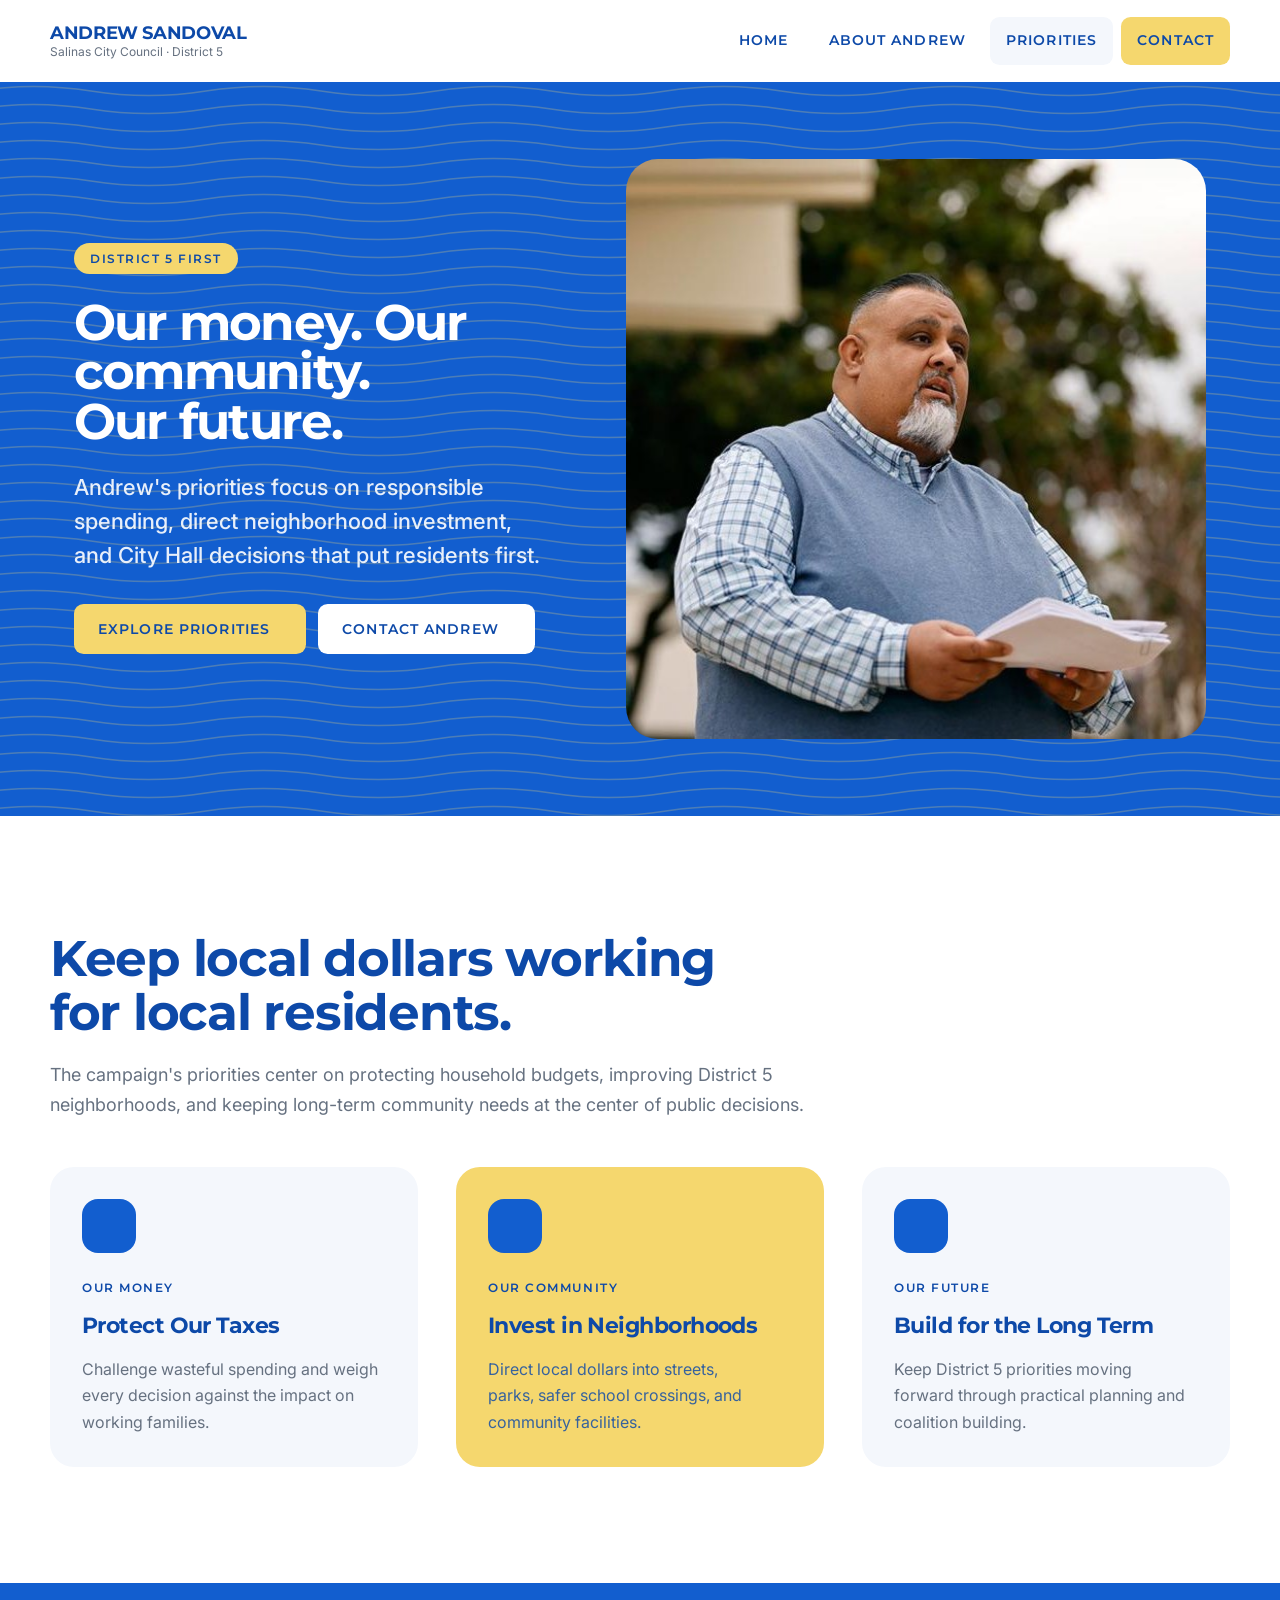
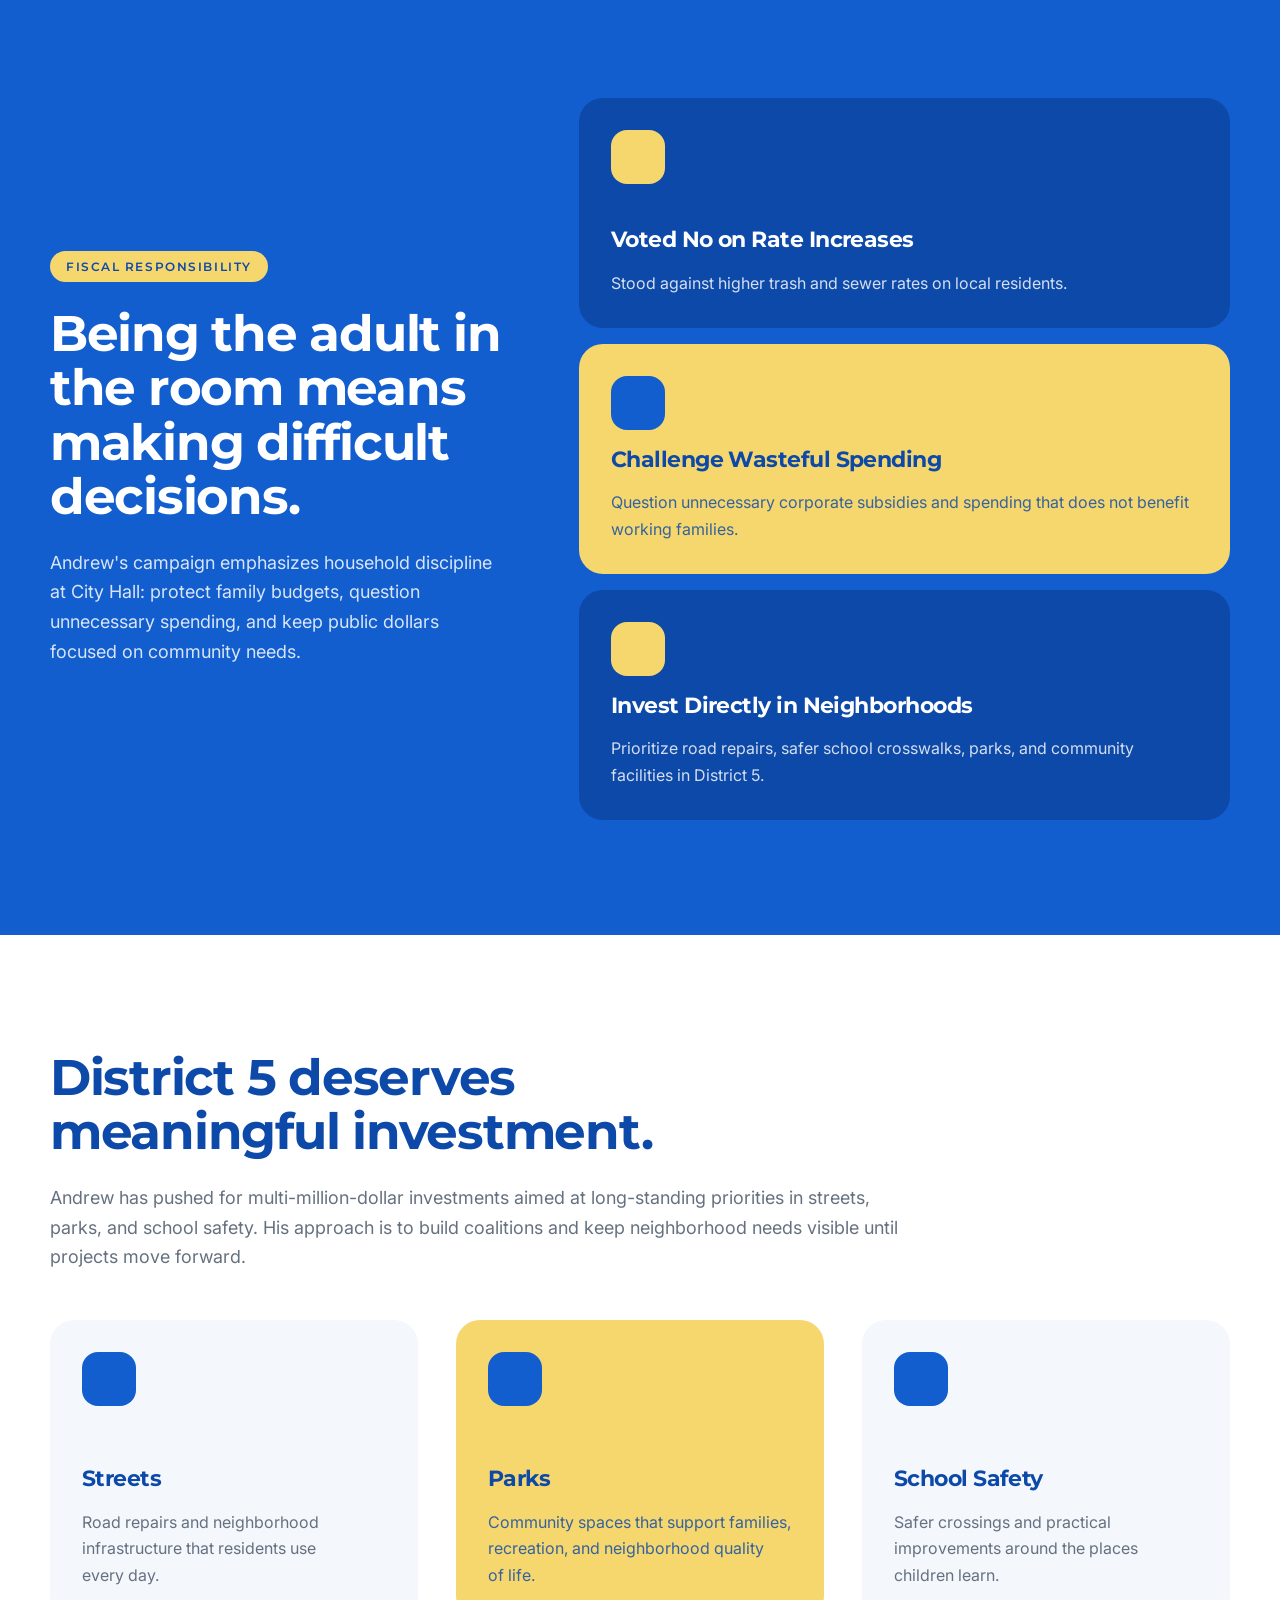
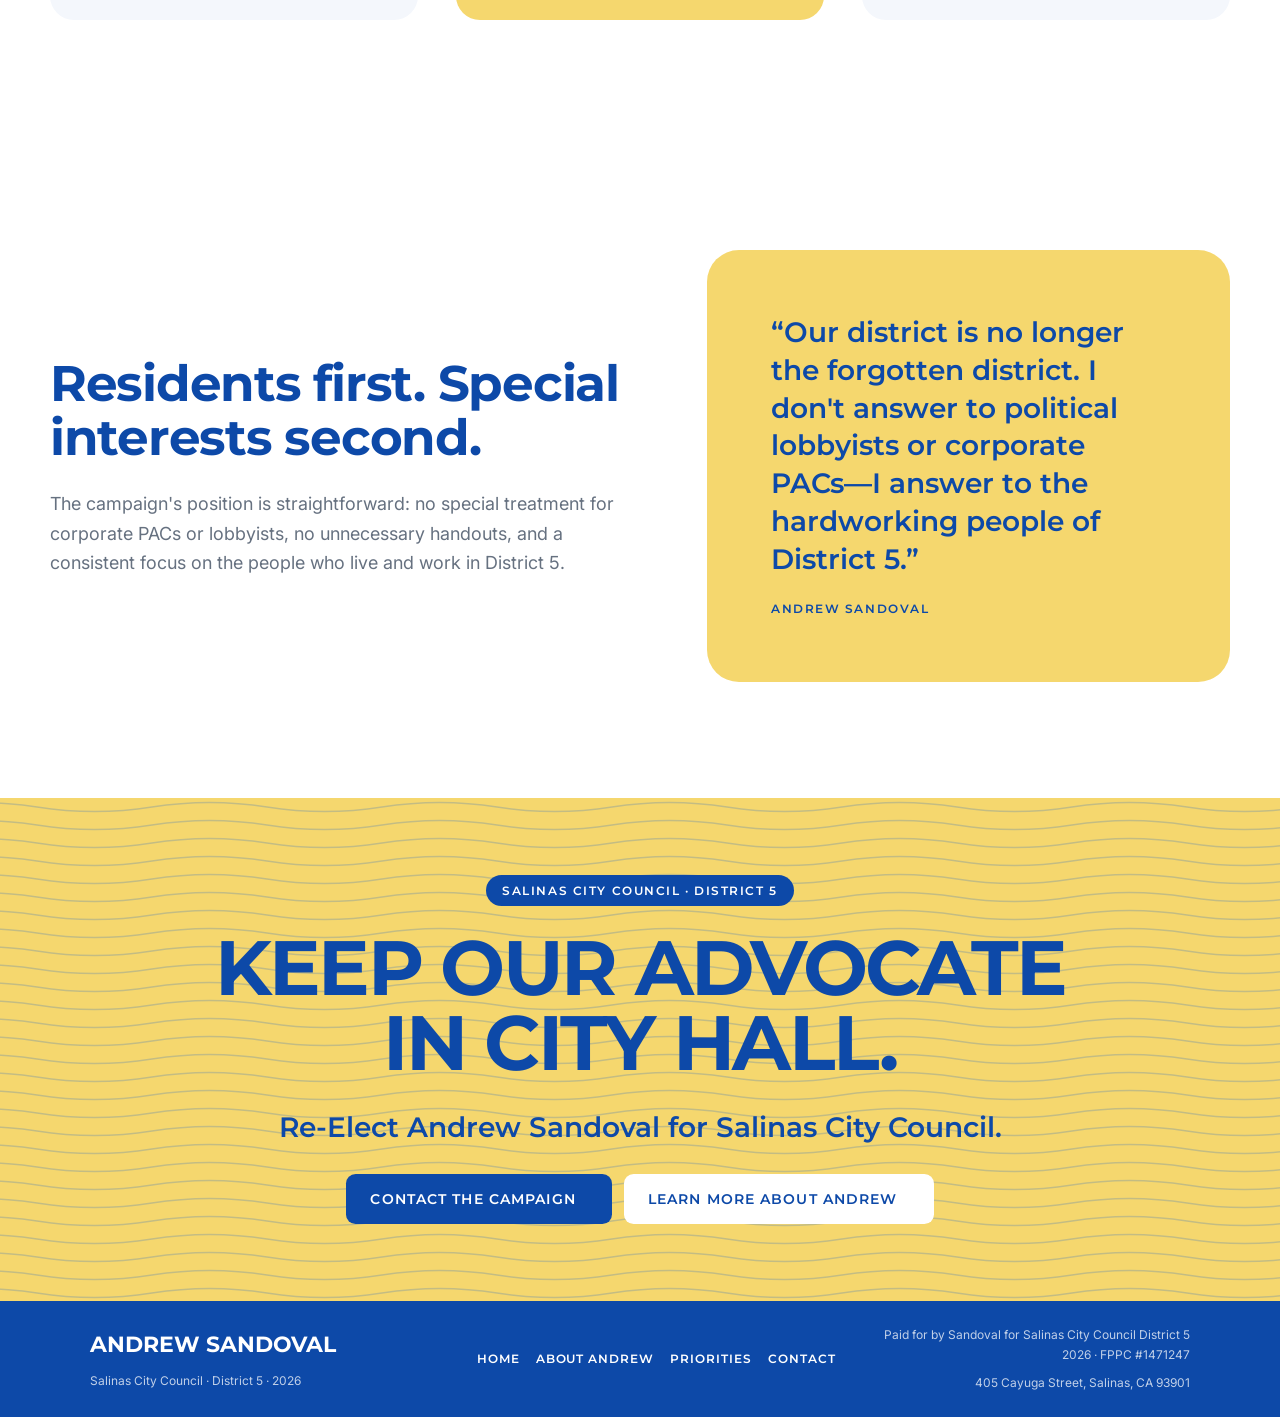
<file: priorities.html>
<!DOCTYPE html>
<html lang="en">

<head>
  <meta charset="UTF-8">
  <meta name="viewport" content="width=device-width, initial-scale=1.0">
  <meta name="description"
    content="Andrew Sandoval's priorities for Salinas City Council District 5: responsible spending, neighborhood investment, and practical decisions that put residents first.">
  <meta name="theme-color" content="#125ecf">
  <title>Priorities | Andrew Sandoval for Salinas City Council District 5</title>

  <link rel="preconnect" href="https://fonts.googleapis.com">
  <link rel="preconnect" href="https://fonts.gstatic.com" crossorigin>
  <link
    href="https://fonts.googleapis.com/css2?family=Inter:wght@400;500;600&family=Montserrat:wght@500;600;700&display=swap"
    rel="stylesheet">
  <link rel="stylesheet"
    href="https://cdn-uicons.flaticon.com/4.0.0/uicons-regular-rounded/css/uicons-regular-rounded.css">
  <link rel="stylesheet" href="assets/css/style.css">
  <script src="assets/js/script.js" defer></script>
</head>

<body>
  <a class="skip-link" href="#main-content">Skip to main content</a>

  <header class="site-header" data-header>
    <div class="navbar-container">
      <a class="brand" href="index.html" aria-label="Andrew Sandoval campaign home">
        <span class="brand-copy">
          <strong>Andrew Sandoval</strong>
          <small>Salinas City Council · District 5</small>
        </span>
      </a>

      <nav class="desktop-nav" aria-label="Primary navigation">
        <a class="nav-link" href="index.html">Home</a>
        <a class="nav-link" href="about.html">About Andrew</a>
        <a class="nav-link is-active" href="priorities.html" aria-current="page">Priorities</a>
        <a class="nav-link nav-link-cta" href="contact.html"
          style="background: var(--color-accent); color: var(--color-brand-dark);">Contact</a>
      </nav>

      <button class="mobile-toggle" type="button" aria-label="Open navigation" aria-expanded="false"
        aria-controls="mobileMenu" data-menu-toggle>
        <span class="mobile-toggle-bar"></span>
        <span class="mobile-toggle-bar"></span>
        <span class="mobile-toggle-bar"></span>
      </button>
    </div>

    <nav class="mobile-menu" id="mobileMenu" aria-label="Mobile navigation" data-mobile-menu hidden>
      <div class="mobile-menu-container">
        <a class="mobile-link" href="index.html">Home</a>
        <a class="mobile-link" href="about.html">About Andrew</a>
        <a class="mobile-link is-active" href="priorities.html" aria-current="page">Priorities</a>
        <a class="mobile-link mobile-link-cta" href="contact.html">Contact</a>
      </div>
    </nav>
  </header>

  <main id="main-content">
    <section class="priorities-hero-section" aria-labelledby="prioritiesHeroTitle">
      <div class="section-waves section-waves-hero" aria-hidden="true"></div>
      <div class="priorities-hero-container">
        <div class="priorities-hero-copy" data-reveal="up">
          <p class="eyebrow eyebrow-on-blue">District 5 First</p>
          <h1 class="priorities-hero-title" id="prioritiesHeroTitle">Our money. Our community. Our future.</h1>
          <p class="priorities-hero-text">Andrew's priorities focus on responsible spending, direct neighborhood
            investment, and City Hall decisions that put residents first.</p>
          <div class="hero-actions">
            <a class="button button-primary" href="#priorityOverview">
              <span>Explore Priorities</span>
              <i class="fi fi-rr-angle-double-right" aria-hidden="true"></i>
            </a>
            <a class="button button-secondary" href="contact.html">
              <span>Contact Andrew</span>
              <i class="fi fi-rr-envelope" aria-hidden="true"></i>
            </a>
          </div>
        </div>

        <div class="priorities-hero-media" data-reveal="left" data-reveal-delay="120">
          <div class="priorities-hero-image-wrap">
            <img class="priorities-hero-image" src="assets/img/andrew2.jpg"
              alt="Andrew Sandoval speaking in the community">
          </div>
        </div>
      </div>
    </section>

    <section class="priority-overview-section" id="priorityOverview" aria-labelledby="priorityOverviewTitle">
      <div class="priority-overview-container">
        <div class="section-heading" data-reveal="up">
          <p class="eyebrow" style="display: none;"></p>
          <h2 class="section-title" id="priorityOverviewTitle">Keep local dollars working for local residents.</h2>
          <p class="section-text">The campaign's priorities center on protecting household budgets, improving District 5
            neighborhoods, and keeping long-term community needs at the center of public decisions.</p>
        </div>

        <div class="priority-overview-grid">
          <article class="priority-overview-card" data-reveal="up" data-reveal-delay="40">
            <span class="icon-box icon-box-blue" aria-hidden="true"><i class="fi fi-rr-coins"></i></span>
            <p class="priority-overview-kicker">Our Money</p>
            <h3>Protect Our Taxes</h3>
            <p>Challenge wasteful spending and weigh every decision against the impact on working families.</p>
          </article>

          <article class="priority-overview-card priority-overview-card-accent" data-reveal="up"
            data-reveal-delay="100">
            <span class="icon-box icon-box-blue" aria-hidden="true"><i class="fi fi-rr-home"></i></span>
            <p class="priority-overview-kicker">Our Community</p>
            <h3>Invest in Neighborhoods</h3>
            <p>Direct local dollars into streets, parks, safer school crossings, and community facilities.</p>
          </article>

          <article class="priority-overview-card" data-reveal="up" data-reveal-delay="160">
            <span class="icon-box icon-box-blue" aria-hidden="true"><i class="fi fi-rr-chart-histogram"></i></span>
            <p class="priority-overview-kicker">Our Future</p>
            <h3>Build for the Long Term</h3>
            <p>Keep District 5 priorities moving forward through practical planning and coalition building.</p>
          </article>
        </div>
      </div>
    </section>

    <section class="fiscal-section" aria-labelledby="fiscalTitle">
      <div class="fiscal-container">
        <div class="fiscal-intro" data-reveal="up">
          <p class="eyebrow eyebrow-on-blue">Fiscal Responsibility</p>
          <h2 class="section-title section-title-light" id="fiscalTitle">Being the adult in the room means making
            difficult decisions.</h2>
          <p class="section-text section-text-light">Andrew's campaign emphasizes household discipline at City Hall:
            protect family budgets, question unnecessary spending, and keep public dollars focused on community needs.
          </p>
        </div>

        <div class="fiscal-grid">
          <article class="fiscal-card" data-reveal="up" data-reveal-delay="40">
            <span class="icon-box icon-box-yellow" aria-hidden="true"><i class="fi fi-rr-ban"></i></span>
            <h3>Voted No on Rate Increases</h3>
            <p>Stood against higher trash and sewer rates on local residents.</p>
          </article>

          <article class="fiscal-card fiscal-card-accent" data-reveal="up" data-reveal-delay="100">
            <span class="icon-box icon-box-blue" aria-hidden="true"><i class="fi fi-rr-money-bill-wave"></i></span>
            <h3>Challenge Wasteful Spending</h3>
            <p>Question unnecessary corporate subsidies and spending that does not benefit working families.</p>
          </article>

          <article class="fiscal-card" data-reveal="up" data-reveal-delay="160">
            <span class="icon-box icon-box-yellow" aria-hidden="true"><i class="fi fi-rr-house-building"></i></span>
            <h3>Invest Directly in Neighborhoods</h3>
            <p>Prioritize road repairs, safer school crosswalks, parks, and community facilities in District 5.</p>
          </article>
        </div>
      </div>
    </section>

    <section class="neighborhood-section" aria-labelledby="neighborhoodTitle">
      <div class="neighborhood-container">
        <div class="neighborhood-copy" data-reveal="up">
          <p class="eyebrow" style="display: none;"></p>
          <h2 class="section-title" id="neighborhoodTitle">District 5 deserves meaningful investment.</h2>
          <p class="section-text">Andrew has pushed for multi-million-dollar investments aimed at long-standing
            priorities in streets, parks, and school safety. His approach is to build coalitions and keep neighborhood
            needs visible until projects move forward.</p>
        </div>

        <div class="neighborhood-grid" aria-label="Neighborhood investment priorities">
          <article class="neighborhood-card" data-reveal="up" data-reveal-delay="40">
            <span class="icon-box icon-box-blue" aria-hidden="true"><i class="fi fi-rr-road"></i></span>
            <h3>Streets</h3>
            <p>Road repairs and neighborhood infrastructure that residents use every day.</p>
          </article>
          <article class="neighborhood-card neighborhood-card-accent" data-reveal="up" data-reveal-delay="100">
            <span class="icon-box icon-box-blue" aria-hidden="true"><i class="fi fi-rr-tree"></i></span>
            <h3>Parks</h3>
            <p>Community spaces that support families, recreation, and neighborhood quality of life.</p>
          </article>
          <article class="neighborhood-card" data-reveal="up" data-reveal-delay="160">
            <span class="icon-box icon-box-blue" aria-hidden="true"><i class="fi fi-rr-school-bus"></i></span>
            <h3>School Safety</h3>
            <p>Safer crossings and practical improvements around the places children learn.</p>
          </article>
        </div>
      </div>
    </section>

    <section class="accountability-page-section" aria-labelledby="accountabilityPageTitle">
      <div class="accountability-page-container">
        <div class="accountability-page-copy" data-reveal="up">
          <p class="eyebrow" style="display: none;"></p>
          <h2 class="section-title" id="accountabilityPageTitle">Residents first. Special interests second.</h2>
          <p class="section-text">The campaign's position is straightforward: no special treatment for corporate PACs or
            lobbyists, no unnecessary handouts, and a consistent focus on the people who live and work in District 5.
          </p>
        </div>
        <blockquote class="accountability-page-quote" data-reveal="left" data-reveal-delay="100">
          <p>“Our district is no longer the forgotten district. I don't answer to political lobbyists or corporate
            PACs—I answer to the hardworking people of District 5.”</p>
          <cite>Andrew Sandoval</cite>
        </blockquote>
      </div>
    </section>

    <section class="cta-section" aria-labelledby="ctaTitle">
      <div class="section-waves section-waves-cta" aria-hidden="true"></div>
      <div class="cta-container" data-reveal="up">
        <p class="eyebrow eyebrow-on-yellow">Salinas City Council · District 5</p>
        <h2 class="cta-title" id="ctaTitle">Keep Our Advocate in City Hall.</h2>
        <p class="cta-text">Re-Elect Andrew Sandoval for Salinas City Council.</p>
        <div class="cta-actions">
          <a class="button button-dark" href="contact.html">
            <span>Contact the Campaign</span>
            <span aria-hidden="true"><i class="fi fi-rr-angle-double-right" aria-hidden="true"></i></span>
          </a>
          <a class="button button-blue" href="about.html">
            <span>Learn More About Andrew</span>
            <span aria-hidden="true"><i class="fi fi-rr-angle-double-right" aria-hidden="true"></i></span>
          </a>
        </div>
      </div>
    </section>
  </main>

  <footer class="site-footer">
    <div class="footer-container">
      <div class="footer-brand">
        <strong>Andrew Sandoval</strong>
        <span>Salinas City Council · District 5 · 2026</span>
      </div>

      <nav class="footer-nav" aria-label="Footer navigation">
        <a href="index.html">Home</a>
        <a href="about.html">About Andrew</a>
        <a href="priorities.html">Priorities</a>
        <a href="contact.html">Contact</a>
      </nav>

      <div class="footer-legal">
        <p>Paid for by Sandoval for Salinas City Council District 5 2026 · FPPC #1471247</p>
        <p>405 Cayuga Street, Salinas, CA 93901</p>
      </div>
    </div>
  </footer>
</body>

</html>
</file>
<file: assets/css/style.css>
/* ==========================================================
   ANDREW SANDOVAL — DESIGN TOKENS
   ========================================================== */
:root {
  /* Campaign colors */
  --color-blue-950: #083374;
  --color-blue-900: #0d49a8;
  --color-blue-700: #125ecf;
  --color-blue-500: #5a8de0;
  --color-blue-100: #dce8fa;
  --color-blue-050: #f4f7fc;
  --color-yellow-500: #f5d76e;
  --color-yellow-400: #f8e39b;
  --color-gray-700: #566170;
  --color-gray-500: #7b8795;
  --color-gray-200: #d9dee5;
  --color-gray-050: #f4f5f7;
  --color-white: #ffffff;
  --color-ink: #182131;
  --color-muted: #667180;

  /* Semantic colors */
  --color-brand: var(--color-blue-700);
  --color-brand-dark: var(--color-blue-900);
  --color-brand-deep: var(--color-blue-950);
  --color-accent: var(--color-yellow-500);
  --color-accent-gray: var(--color-gray-500);
  --color-surface: var(--color-white);
  --color-surface-soft: var(--color-white);
  --color-surface-blue: var(--color-gray-050);
  --color-text: var(--color-ink);
  --color-text-muted: var(--color-muted);
  --color-text-inverse: var(--color-white);

  /* Typography */
  --font-display: "Montserrat", Arial, sans-serif;
  --font-body: "Inter", Arial, sans-serif;

  --font-size-xs: 0.75rem;
  --font-size-sm: 0.875rem;
  --font-size-base: 1rem;
  --font-size-md: 1.125rem;
  --font-size-lg: 1.375rem;
  --font-size-xl: 1.75rem;
  --font-size-2xl: clamp(2rem, 4vw, 3.15rem);
  --font-size-3xl: clamp(2.75rem, 6vw, 5.25rem);
  --font-size-display: clamp(3.3rem, 7vw, 6.7rem);
  --font-size-page-title: clamp(3.1rem, 7vw, 6.25rem);

  --font-weight-regular: 400;
  --font-weight-medium: 500;
  --font-weight-semibold: 600;
  --font-weight-bold: 600;
  --font-weight-black: 700;

  --line-height-tight: 0.98;
  --line-height-heading: 1.08;
  --line-height-body: 1.65;

  --letter-spacing-tight: -0.035em;
  --letter-spacing-heading: -0.025em;
  --letter-spacing-normal: 0;
  --letter-spacing-wide: 0.08em;
  --letter-spacing-wider: 0.13em;

  /* Spacing scale */
  --space-1: 0.25rem;
  --space-2: 0.5rem;
  --space-3: 0.75rem;
  --space-4: 1rem;
  --space-5: 1.25rem;
  --space-6: 1.5rem;
  --space-8: 2rem;
  --space-10: 2.5rem;
  --space-12: 3rem;
  --space-14: 3.5rem;
  --space-16: 4rem;
  --space-20: 5rem;
  --space-24: 6rem;
  --space-28: 7rem;
  --space-32: 8rem;

  /* Layout */
  --container-max: 1180px;
  --container-wide: 1280px;
  --container-copy: 760px;
  --container-inline: clamp(1.25rem, 4vw, 3rem);
  --section-space: clamp(4.5rem, 9vw, 7.5rem);
  --section-space-compact: clamp(3.25rem, 6vw, 5rem);
  --grid-gap: clamp(1.25rem, 3vw, 2.5rem);
  --content-gap: clamp(2.5rem, 6vw, 5rem);

  /* Shape */
  --radius-sm: 0.6rem;
  --radius-md: 1rem;
  --radius-lg: 1.5rem;
  --radius-xl: 2rem;
  --radius-pill: 999px;

  /* Motion */
  --duration-fast: 160ms;
  --duration-base: 320ms;
  --duration-slow: 700ms;
  --ease-standard: cubic-bezier(0.2, 0.7, 0.2, 1);

  /* Header */
  --header-height: 82px;
}

/* ==========================================================
   RESET / BASE
   ========================================================== */
* {
  box-sizing: border-box;
}

html {
  scroll-behavior: smooth;
  scroll-padding-top: calc(var(--header-height) + var(--space-4));
}

body {
  margin: 0;
  min-width: 320px;
  background: var(--color-surface);
  color: var(--color-text);
  font-family: var(--font-body);
  font-size: var(--font-size-base);
  line-height: var(--line-height-body);
  -webkit-font-smoothing: antialiased;
}

body.menu-open {
  overflow: hidden;
}

img {
  display: block;
  width: 100%;
  max-width: 100%;
}

img[src=""] {
  visibility: hidden;
}

h1,
h2,
h3,
p,
blockquote,
figure {
  margin: 0;
}

h1,
h2,
h3,
strong {
  text-wrap: balance;
}

p {
  text-wrap: pretty;
}

a {
  color: inherit;
}

button,
a {
  -webkit-tap-highlight-color: transparent;
}

button {
  font: inherit;
}

a:focus-visible,
button:focus-visible {
  outline: 3px solid var(--color-accent);
  outline-offset: 4px;
}

.fi {
  display: inline-flex;
  align-items: center;
  justify-content: center;
  line-height: 1;
}

.skip-link {
  position: fixed;
  top: var(--space-4);
  left: var(--space-4);
  z-index: 1000;
  transform: translateY(-200%);
  background: var(--color-accent);
  color: var(--color-brand-dark);
  padding: var(--space-3) var(--space-5);
  border-radius: var(--radius-sm);
  font-weight: var(--font-weight-bold);
  text-decoration: none;
  transition: transform var(--duration-fast) var(--ease-standard);
}

.skip-link:focus {
  transform: translateY(0);
}

/* ==========================================================
   SHARED LAYOUT / TYPE
   ========================================================== */
.hero-container,
.advocate-container,
.priorities-container,
.investment-container,
.responsibility-container,
.experience-container,
.accountability-container,
.about-hero-container,
.roots-container,
.service-container,
.family-container,
.values-container,
.priorities-hero-container,
.priority-overview-container,
.fiscal-container,
.neighborhood-container,
.accountability-page-container,
.contact-hero-container,
.contact-options-container,
.support-container,
.contact-note-container,
.cta-container,
.navbar-container,
.mobile-menu-container,
.footer-container {
  width: min(100% - (var(--container-inline) * 2), var(--container-max));
  margin-inline: auto;
}

.hero-section,
.advocate-section,
.priorities-section,
.investment-section,
.responsibility-section,
.experience-section,
.accountability-section,
.about-hero-section,
.roots-section,
.service-section,
.family-section,
.values-section,
.priorities-hero-section,
.priority-overview-section,
.fiscal-section,
.neighborhood-section,
.accountability-page-section,
.contact-hero-section,
.contact-options-section,
.support-section,
.contact-note-section,
.cta-section {
  position: relative;
}

.eyebrow {
  display: inline-flex;
  align-items: center;
  width: fit-content;
  padding: var(--space-2) var(--space-4);
  border-radius: var(--radius-pill);
  background: var(--color-surface-blue);
  color: var(--color-brand-dark);
  font-family: var(--font-display);
  font-size: var(--font-size-xs);
  font-weight: var(--font-weight-bold);
  letter-spacing: var(--letter-spacing-wider);
  line-height: 1.25;
  text-transform: uppercase;
}

.eyebrow-on-blue {
  background: var(--color-accent);
  color: var(--color-brand-dark);
}

.eyebrow-on-yellow {
  background: var(--color-brand-dark);
  color: var(--color-text-inverse);
}

.section-heading {
  display: grid;
  gap: var(--space-5);
  max-width: var(--container-copy);
}

.section-heading-centered {
  justify-items: center;
  margin-inline: auto;
  text-align: center;
}

.section-title {
  font-family: var(--font-display);
  font-size: var(--font-size-2xl);
  font-weight: var(--font-weight-black);
  letter-spacing: var(--letter-spacing-heading);
  line-height: var(--line-height-heading);
  color: var(--color-brand-dark);
}

.section-title-light {
  color: var(--color-text-inverse);
}

.section-text {
  color: var(--color-text-muted);
  font-size: var(--font-size-md);
  line-height: var(--line-height-body);
}

.section-text-light {
  color: var(--color-text-inverse);
  opacity: 0.84;
}

.button {
  display: inline-flex;
  align-items: center;
  justify-content: center;
  gap: var(--space-3);
  min-height: 50px;
  padding: var(--space-3) var(--space-6);
  border-radius: var(--radius-sm);
  font-family: var(--font-display);
  font-size: var(--font-size-sm);
  font-weight: var(--font-weight-bold);
  letter-spacing: var(--letter-spacing-wide);
  line-height: 1.2;
  text-decoration: none;
  text-transform: uppercase;
  transition: transform var(--duration-fast) var(--ease-standard), background-color var(--duration-fast) var(--ease-standard), color var(--duration-fast) var(--ease-standard);
}

.button:hover {
  transform: translateY(-3px);
}

.button-primary {
  background: var(--color-accent);
  color: var(--color-brand-dark);
}

.button-primary:hover {
  background: var(--color-white);
}

.button-secondary {
  background: var(--color-white);
  color: var(--color-brand-dark);
}

.button-secondary:hover {
  background: var(--color-blue-100);
}

.button-dark {
  background: var(--color-brand-dark);
  color: var(--color-white);
}

.button-dark:hover {
  background: var(--color-blue-700);
}

.button-blue {
  background: var(--color-white);
  color: var(--color-brand-dark);
}

.button-blue:hover {
  background: var(--color-blue-050);
}

.text-link {
  display: inline-flex;
  align-items: center;
  gap: var(--space-3);
  width: fit-content;
  color: var(--color-brand-dark);
  font-family: var(--font-display);
  font-weight: var(--font-weight-bold);
  letter-spacing: var(--letter-spacing-wide);
  text-decoration: none;
  text-transform: uppercase;
}

.text-link:hover {
  color: var(--color-brand);
}

.icon-box {
  display: grid;
  place-items: center;
  width: 54px;
  height: 54px;
  flex: 0 0 auto;
  border-radius: var(--radius-md);
  background: var(--color-brand-dark);
  color: var(--color-white);
  font-size: 1.35rem;
}

.icon-box-blue {
  background: var(--color-brand);
  color: var(--color-white);
}

.icon-box-yellow {
  background: var(--color-accent);
  color: var(--color-brand-dark);
}

/* ==========================================================
   HEADER / NAVIGATION
   ========================================================== */
.site-header {
  position: sticky;
  top: 0;
  z-index: 100;
  min-height: var(--header-height);
  background: var(--color-white);
  transition: background-color var(--duration-base) var(--ease-standard);
}

.site-header.is-scrolled {
  background: var(--color-white);
}

.navbar-container {
  min-height: var(--header-height);
  display: flex;
  align-items: center;
  justify-content: space-between;
  gap: var(--space-8);
}

.brand {
  display: inline-flex;
  align-items: center;
  gap: var(--space-3);
  min-width: 0;
  color: var(--color-brand-dark);
  text-decoration: none;
}

.brand-mark {
  display: grid;
  place-items: center;
  width: 46px;
  aspect-ratio: 1;
  flex: 0 0 auto;
  border-radius: var(--radius-sm);
  background: var(--color-brand);
  color: var(--color-white);
  font-family: var(--font-display);
  font-size: var(--font-size-md);
  font-weight: var(--font-weight-black);
  letter-spacing: -0.04em;
}

.brand-copy {
  display: grid;
  gap: 0.05rem;
  line-height: 1.15;
}

.brand-copy strong {
  font-family: var(--font-display);
  font-size: var(--font-size-md);
  font-weight: var(--font-weight-black);
  letter-spacing: -0.02em;
  text-transform: uppercase;
}

.brand-copy small {
  color: var(--color-text-muted);
  font-size: var(--font-size-xs);
}

.desktop-nav {
  display: flex;
  align-items: center;
  gap: var(--space-2);
}

.nav-link,
.mobile-link,
.footer-nav a {
  font-family: var(--font-display);
  font-weight: var(--font-weight-bold);
  text-decoration: none;
}

.nav-link {
  padding: var(--space-3) var(--space-4);
  border-radius: var(--radius-sm);
  color: var(--color-brand-dark);
  font-size: var(--font-size-sm);
  letter-spacing: var(--letter-spacing-wide);
  text-transform: uppercase;
  transition: background-color var(--duration-fast) var(--ease-standard), color var(--duration-fast) var(--ease-standard);
}

.nav-link:hover,
.nav-link.is-active {
  background: var(--color-blue-050);
}

.nav-link-cta {
  background: var(--color-accent);
}

.nav-link-cta:hover {
  background: var(--color-brand-dark);
  color: var(--color-white);
}

.mobile-toggle {
  display: none;
  width: 46px;
  height: 46px;
  padding: var(--space-3);
  border: 0;
  border-radius: var(--radius-sm);
  background: var(--color-brand-dark);
  cursor: pointer;
}

.mobile-toggle-bar {
  display: block;
  width: 100%;
  height: 2px;
  background: var(--color-white);
  transition: transform var(--duration-fast) var(--ease-standard), opacity var(--duration-fast) var(--ease-standard);
}

.mobile-toggle-bar + .mobile-toggle-bar {
  margin-top: 5px;
}

.mobile-toggle[aria-expanded="true"] .mobile-toggle-bar:nth-child(1) {
  transform: translateY(7px) rotate(45deg);
}

.mobile-toggle[aria-expanded="true"] .mobile-toggle-bar:nth-child(2) {
  opacity: 0;
}

.mobile-toggle[aria-expanded="true"] .mobile-toggle-bar:nth-child(3) {
  transform: translateY(-7px) rotate(-45deg);
}

.mobile-menu {
  background: var(--color-brand-dark);
}

.mobile-menu-container {
  display: grid;
  gap: var(--space-2);
  padding-block: var(--space-4) var(--space-6);
}

.mobile-link {
  padding: var(--space-4);
  border-radius: var(--radius-sm);
  color: var(--color-white);
  letter-spacing: var(--letter-spacing-wide);
  text-transform: uppercase;
}

.mobile-link:hover,
.mobile-link.is-active {
  background: var(--color-blue-700);
}

.mobile-link-cta {
  background: var(--color-accent);
  color: var(--color-brand-dark);
}

/* ==========================================================
   DECORATIVE WAVE SYSTEM
   One thin wave tile repeats on both axes. The tile keeps a
   fixed 460px wavelength and 18px row spacing at every viewport
   size, so the pattern fills the entire section without stretching.
   A tiny horizontal drift adds motion without deforming the waves.
   ========================================================== */
.section-waves {
  --wave-start-x: -24px;
  --wave-end-x: -10px;

  position: absolute;
  inset: 0;
  z-index: 0;
  pointer-events: none;
  background-repeat: repeat;
  background-size: 460px 18px;
  background-position: var(--wave-start-x) 0;
  animation: wave-pattern-drift 10s ease-in-out infinite alternate;
}

.section-waves-hero {
  opacity: 0.26;
  background-image: url("../img/wave-pattern-yellow.svg");
}

.section-waves-cta {
  --wave-start-x: -78px;
  --wave-end-x: -64px;
  opacity: 0.22;
  background-image: url("../img/wave-pattern-blue.svg");
}

@keyframes wave-pattern-drift {
  from {
    background-position: var(--wave-start-x) 0;
  }

  to {
    background-position: var(--wave-end-x) 0;
  }
}

.hero-container,
.about-hero-container,
.priorities-hero-container,
.contact-hero-container,
.cta-container {
  position: relative;
  z-index: 1;
}

/* ==========================================================
   HOME — HERO
   ========================================================== */
.hero-section {
  overflow: hidden;
  background: var(--color-brand);
  color: var(--color-white);
}

.hero-container {
  min-height: min(760px, calc(100svh - var(--header-height)));
  display: grid;
  grid-template-columns: minmax(0, 0.88fr) minmax(390px, 1.12fr);
  gap: var(--content-gap);
  align-items: center;
  padding: var(--section-space-compact) 1.5rem;
}

.hero-copy {
  display: grid;
  gap: var(--space-6);
  align-content: center;
}

.hero-title {
  max-width: 700px;
  font-family: var(--font-display);
  font-size: var(--font-size-3xl);
  font-weight: 700;
  letter-spacing: var(--letter-spacing-tight);
  line-height: var(--line-height-tight);
}

.hero-subtitle {
  max-width: 650px;
  color: var(--color-white);
  font-size: var(--font-size-lg);
  font-weight: var(--font-weight-medium);
  line-height: 1.5;
  opacity: 0.88;
}

.hero-actions {
  display: flex;
  flex-wrap: wrap;
  gap: var(--space-3);
  padding-top: var(--space-2);
}

.hero-media {
  display: grid;
  align-self: stretch;
  align-content: center;
}

.hero-image-wrap {
  min-height: 560px;
  overflow: hidden;
  border-radius: var(--radius-xl);
  background: var(--color-gray-500);
}

.hero-image {
  height: 100%;
  min-height: 560px;
  object-fit: cover;
  object-position: center;
}

/* ==========================================================
   HOME — ADVOCATE / HERO DETAILS
   ========================================================== */
.advocate-section {
  background: var(--color-white);
}

.advocate-container {
  display: grid;
  grid-template-columns: minmax(0, 0.9fr) minmax(0, 1.1fr);
  gap: var(--content-gap);
  align-items: start;
  padding: var(--section-space) 1.5rem;
}

.advocate-message {
  display: grid;
  gap: var(--space-6);
  position: sticky;
  top: calc(var(--header-height) + var(--space-8));
}

.advocate-quote {
  display: grid;
  gap: var(--space-4);
  border-radius: var(--radius-lg);
  color: var(--color-white);
  color: var(--color-text-muted);
    font-size: var(--font-size-md);
    line-height: var(--line-height-body);
}

.advocate-quote p {
  font-family: var(--font-display);
  font-size: var(--font-size-lg);
  line-height: 1.4;
}

.advocate-quote cite,
.experience-quote cite {
  display: block;
  font-family: var(--font-display);
  font-size: var(--font-size-xs);
  font-style: normal;
  font-weight: var(--font-weight-black);
  letter-spacing: var(--letter-spacing-wider);
  text-transform: uppercase;
}


.experience-quote cite {
  margin-top: var(--space-4);
}

.advocate-points {
  display: grid;
  gap: var(--space-4);
}

.advocate-point {
  min-height: 210px;
  display: grid;
  grid-template-columns: auto 1fr;
  column-gap: var(--space-5);
  row-gap: var(--space-2);
  align-content: center;
  padding: clamp(1.5rem, 3vw, 2.5rem);
  border-radius: var(--radius-lg);
  background: var(--color-blue-050);
}

.advocate-point-accent {
  background: var(--color-accent);
}

.advocate-point .icon-box {
  grid-row: 1 / span 3;
  align-self: center;
}

.advocate-point-label {
  color: var(--color-brand);
  font-family: var(--font-display);
  font-size: var(--font-size-xs);
  font-weight: var(--font-weight-bold);
  letter-spacing: var(--letter-spacing-wider);
  text-transform: uppercase;
}

.advocate-point-accent .advocate-point-label {
  color: var(--color-brand-dark);
}

.advocate-point h3 {
  color: var(--color-brand-dark);
  font-family: var(--font-display);
  font-size: var(--font-size-lg);
  font-weight: var(--font-weight-black);
  letter-spacing: var(--letter-spacing-heading);
  line-height: 1.15;
}

.advocate-point p:last-child {
  color: var(--color-text-muted);
}

.advocate-point-accent p:last-child {
  color: var(--color-brand-dark);
  opacity: 0.82;
}

/* ==========================================================
   PRIORITIES
   ========================================================== */
.priorities-section {
  background: var(--color-brand);
  color: var(--color-white);
}

.priorities-container {
  display: grid;
  gap: var(--space-12);
  padding: var(--section-space) 1.5rem;
}

.priorities-grid {
  display: grid;
  grid-template-columns: repeat(3, minmax(0, 1fr));
  gap: var(--grid-gap);
}

.priority-card {
  min-height: 360px;
  display: flex;
  flex-direction: column;
  justify-content: flex-end;
  gap: var(--space-4);
  padding: clamp(1.5rem, 3vw, 2.5rem);
  border-radius: var(--radius-lg);
  background: var(--color-brand-dark);
}

.priority-card-accent {
  background: var(--color-accent);
  color: var(--color-brand-dark);
}

.priority-number {
  margin-bottom: auto;
  font-family: var(--font-display);
  font-size: var(--font-size-3xl);
  font-weight: var(--font-weight-black);
  line-height: 1;
  opacity: 1;
}

.priority-kicker {
  font-size: var(--font-size-xs);
  font-weight: var(--font-weight-bold);
  letter-spacing: var(--letter-spacing-wider);
  text-transform: uppercase;
}

.priority-card h3 {
  font-family: var(--font-display);
  font-size: var(--font-size-xl);
  font-weight: var(--font-weight-black);
  line-height: 1.1;
  text-transform: uppercase;
}

.priority-card p:last-child {
  opacity: 0.84;
}

/* ==========================================================
   INVESTMENT STORY
   ========================================================== */
.investment-section {
  background: var(--color-surface);
}

.investment-container {
  display: grid;
  grid-template-columns: minmax(0, 0.95fr) minmax(0, 1.05fr);
  gap: clamp(3rem, 7vw, 7rem);
  align-items: center;
  padding: var(--section-space) 1.5rem;
}

.investment-media {
  display: grid;
  gap: var(--space-4);
}

.section-image-wrap {
  min-height: 520px;
  overflow: hidden;
  border-radius: var(--radius-lg);
  background: var(--color-gray-500);
}

.section-image {
  min-height: 520px;
  height: 100%;
  object-fit: cover;
}

.investment-statements {
  display: grid;
  grid-template-columns: repeat(3, 1fr);
  gap: var(--space-3);
}

.investment-statements span {
  display: flex;
  justify-content: center;
  align-items: center;
  padding: var(--space-4);
  border-radius: var(--radius-sm);
  background: var(--color-accent);
  color: var(--color-brand-dark);
  font-family: var(--font-display);
  font-size: var(--font-size-sm);
  font-weight: var(--font-weight-black);
  letter-spacing: var(--letter-spacing-wide);
  text-align: center;
  text-transform: uppercase;
}

.investment-copy {
  display: grid;
  gap: var(--space-6);
}

/* ==========================================================
   FISCAL RESPONSIBILITY
   ========================================================== */
.responsibility-section {
  background: var(--color-white);
}

.responsibility-container {
  display: grid;
  gap: var(--space-12);
  padding: var(--section-space) 1.5rem;
}

.responsibility-grid {
  display: grid;
  grid-template-columns: repeat(3, minmax(0, 1fr));
  gap: var(--grid-gap);
}

.responsibility-card {
  min-height: 320px;
  display: flex;
  flex-direction: column;
  justify-content: flex-end;
  gap: var(--space-4);
  padding: clamp(1.5rem, 3vw, 2.5rem);
  border-radius: var(--radius-lg);
}

.responsibility-card-blue {
  background: var(--color-brand-dark);
  color: var(--color-white);
}

.responsibility-card-yellow {
  background: var(--color-accent);
  color: var(--color-brand-dark);
}

.responsibility-card-light {
  background: var(--color-blue-050);
  color: var(--color-brand-dark);
}

.responsibility-label {
  margin-bottom: auto;
  font-size: var(--font-size-xs);
  font-weight: var(--font-weight-bold);
  letter-spacing: var(--letter-spacing-wider);
  text-transform: uppercase;
}

.responsibility-card h3 {
  font-family: var(--font-display);
  font-size: var(--font-size-xl);
  font-weight: var(--font-weight-black);
  line-height: 1.12;
}

.responsibility-card p:last-child {
  opacity: 0.82;
}

/* ==========================================================
   EXPERIENCE / QUOTE
   ========================================================== */
.experience-section {
  background: var(--color-brand-dark);
  color: var(--color-white);
}

.experience-container {
  display: grid;
  grid-template-columns: minmax(0, 1fr) minmax(320px, 0.8fr);
  gap: clamp(3rem, 7vw, 7rem);
  align-items: center;
  padding: var(--section-space) 1.5rem;
}

.experience-copy {
  display: grid;
  gap: var(--space-6);
}

.experience-quote {
  padding: clamp(2rem, 5vw, 4rem);
  border-radius: var(--radius-lg);
  background: var(--color-accent);
  color: var(--color-brand-dark);
}

.experience-quote p {
  font-family: var(--font-display);
  font-size: var(--font-size-xl);
  font-weight: var(--font-weight-black);
  line-height: 1.28;
}

/* ==========================================================
   ACCOUNTABILITY
   ========================================================== */
.accountability-section {
  background: var(--color-white);
}

.accountability-container {
  display: grid;
  grid-template-columns: minmax(0, 1fr) minmax(0, 0.9fr);
  gap: clamp(3rem, 7vw, 7rem);
  align-items: center;
  padding: var(--section-space) 1.5rem;
}

.accountability-copy {
  display: grid;
  gap: var(--space-6);
}

.accountability-callout {
  min-height: 360px;
  display: flex;
  flex-direction: column;
  justify-content: flex-end;
  gap: var(--space-5);
  padding: clamp(2rem, 5vw, 4rem);
  border-radius: var(--radius-lg);
  background: var(--color-brand);
  color: var(--color-white);
}

.callout-kicker {
  margin-bottom: auto;
  color: var(--color-accent);
  font-family: var(--font-display);
  font-size: var(--font-size-sm);
  font-weight: var(--font-weight-black);
  letter-spacing: var(--letter-spacing-wider);
  text-transform: uppercase;
}

.callout-text {
  font-family: var(--font-display);
  font-size: var(--font-size-xl);
  font-weight: var(--font-weight-black);
  line-height: 1.25;
}

/* ==========================================================
   ABOUT — HERO
   ========================================================== */
.about-hero-section {
  overflow: hidden;
  background: var(--color-brand);
  color: var(--color-white);
}

.about-hero-container {
  min-height: 650px;
  display: grid;
  grid-template-columns: minmax(0, 0.9fr) minmax(380px, 1.1fr);
  gap: var(--content-gap);
  align-items: center;
  padding: var(--section-space-compact) 1.5rem;
}

.about-hero-copy {
  display: grid;
  gap: var(--space-6);
}

.about-hero-title {
  font-family: var(--font-display);
  font-size: var(--font-size-page-title);
  font-weight: var(--font-weight-black);
  letter-spacing: var(--letter-spacing-tight);
  line-height: var(--line-height-tight);
}

.about-hero-text {
  max-width: 680px;
  font-size: var(--font-size-lg);
  line-height: 1.55;
  opacity: 0.88;
}

.about-image-wrap {
  min-height: 500px;
  overflow: hidden;
  border-radius: var(--radius-xl);
  background: var(--color-gray-500);
}

.about-image-wrap-large {
  min-height: 550px;
}

.about-image {
  height: 100%;
  min-height: inherit;
  object-fit: cover;
}

/* ==========================================================
   ABOUT — ROOTS
   ========================================================== */
.roots-section {
  background: var(--color-white);
}

.roots-container {
  display: grid;
  gap: var(--space-12);
  padding-block: var(--section-space);
}

.roots-heading {
  display: grid;
  gap: var(--space-5);
  max-width: 900px;
}

.roots-content {
  display: grid;
  grid-template-columns: minmax(0, 1fr) minmax(340px, 0.72fr);
  gap: var(--content-gap);
  align-items: start;
}

.roots-story {
  display: grid;
  gap: var(--space-5);
}

.roots-facts {
  display: grid;
  gap: var(--space-4);
}

.fact-card {
  display: grid;
  gap: var(--space-4);
  padding: var(--space-8);
  border-radius: var(--radius-lg);
  background: var(--color-blue-050);
}

.fact-card:nth-child(2) {
  background: var(--color-accent);
}

.fact-card h3,
.service-card h3,
.value-card h3 {
  font-family: var(--font-display);
  font-size: var(--font-size-lg);
  font-weight: var(--font-weight-black);
  letter-spacing: var(--letter-spacing-heading);
  line-height: 1.2;
  color: var(--color-brand-dark);
}

.fact-card p,
.service-card p:last-child,
.value-card p {
  color: var(--color-text-muted);
}

.fact-card:nth-child(2) p {
  color: var(--color-brand-dark);
  opacity: 0.82;
}

/* ==========================================================
   ABOUT — SERVICE
   ========================================================== */
.service-section {
  background: var(--color-brand);
  color: var(--color-white);
}

.service-container {
  display: grid;
  grid-template-columns: minmax(0, 0.85fr) minmax(0, 1.15fr);
  gap: var(--content-gap);
  align-items: center;
  padding-block: var(--section-space);
}

.service-intro {
  display: grid;
  gap: var(--space-6);
}

.service-grid {
  display: grid;
  gap: var(--space-4);
}

.service-card {
  min-height: 260px;
  display: flex;
  flex-direction: column;
  justify-content: flex-end;
  gap: var(--space-4);
  padding: var(--space-8);
  border-radius: var(--radius-lg);
  background: var(--color-brand-dark);
  color: var(--color-white);
}

.service-card-accent {
  background: var(--color-accent);
  color: var(--color-brand-dark);
}

.service-kicker {
  margin-top: auto;
  font-size: var(--font-size-xs);
  font-weight: var(--font-weight-bold);
  letter-spacing: var(--letter-spacing-wider);
  text-transform: uppercase;
}

.service-card p:last-child {
  color: inherit;
  opacity: 0.82;
}

/* ==========================================================
   ABOUT — FAMILY
   ========================================================== */
.family-section {
  background: var(--color-white);
}

.family-container {
  display: grid;
  grid-template-columns: minmax(0, 0.92fr) minmax(0, 1.08fr);
  gap: var(--content-gap);
  align-items: center;
  padding-block: var(--section-space);
}

.family-copy {
  display: grid;
  gap: var(--space-6);
}

/* ==========================================================
   ABOUT — VALUES
   ========================================================== */
.values-section {
  background: var(--color-white);
}

.values-container {
  display: grid;
  gap: var(--space-12);
  padding-block: var(--section-space);
}

.values-grid {
  display: grid;
  grid-template-columns: repeat(3, minmax(0, 1fr));
  gap: var(--grid-gap);
}

.value-card {
  min-height: 285px;
  display: flex;
  flex-direction: column;
  justify-content: flex-end;
  gap: var(--space-4);
  padding: var(--space-8);
  border-radius: var(--radius-lg);
  background: var(--color-blue-050);
}

.value-card .icon-box {
  margin-bottom: auto;
}

.value-card-accent {
  background: var(--color-accent);
}

.value-card-accent p {
  color: var(--color-brand-dark);
  opacity: 0.82;
}

/* ==========================================================
   PRIORITIES PAGE — HERO
   ========================================================== */
.priorities-hero-section {
  overflow: hidden;
  background: var(--color-brand);
  color: var(--color-white);
}

.priorities-hero-container {
  min-height: 650px;
  display: grid;
  grid-template-columns: minmax(0, 0.9fr) minmax(380px, 1.1fr);
  gap: var(--content-gap);
  align-items: center;
  padding: var(--section-space-compact) 1.5rem;
}

.priorities-hero-copy,
.contact-hero-copy {
  display: grid;
  gap: var(--space-6);
}

.priorities-hero-title {
  font-family: var(--font-display);
  font-size: var(--font-size-2xl);
  font-weight: var(--font-weight-black);
  letter-spacing: var(--letter-spacing-tight);
  line-height: var(--line-height-tight);
}

.contact-hero-title {
  font-family: var(--font-display);
  font-size: var(--font-size-page-title);
  font-weight: var(--font-weight-black);
  letter-spacing: var(--letter-spacing-tight);
  line-height: var(--line-height-tight);
}

.priorities-hero-text,
.contact-hero-text {
  max-width: 680px;
  font-size: var(--font-size-lg);
  font-weight: var(--font-weight-medium);
  line-height: 1.55;
  opacity: 0.9;
}

.priorities-hero-media {
  display: grid;
  align-self: stretch;
  align-content: center;
}

.priorities-hero-image-wrap {
  min-height: 520px;
  overflow: hidden;
  border-radius: var(--radius-xl);
  background: var(--color-gray-500);
}

.priorities-hero-image {
  height: 100%;
  min-height: 520px;
  object-fit: cover;
  object-position: center;
}

/* ==========================================================
   PRIORITIES PAGE — OVERVIEW
   ========================================================== */
.priority-overview-section {
  background: var(--color-white);
}

.priority-overview-container {
  display: grid;
  gap: var(--space-12);
  padding-block: var(--section-space);
}

.priority-overview-grid,
.neighborhood-grid,
.contact-options-grid {
  display: grid;
  grid-template-columns: repeat(3, minmax(0, 1fr));
  gap: var(--grid-gap);
}

.priority-overview-card,
.neighborhood-card,
.contact-option-card {
  min-height: 300px;
  display: flex;
  flex-direction: column;
  gap: var(--space-4);
  padding: var(--space-8);
  border-radius: var(--radius-lg);
  background: var(--color-blue-050);
}

.priority-overview-card .icon-box,
.neighborhood-card .icon-box,
.contact-option-card .icon-box {
  margin-bottom: auto;
}

.priority-overview-card-accent,
.neighborhood-card-accent,
.contact-option-card-accent {
  background: var(--color-accent);
}

.priority-overview-kicker,
.contact-option-kicker {
  color: var(--color-brand-dark);
  font-family: var(--font-display);
  font-size: var(--font-size-xs);
  font-weight: var(--font-weight-bold);
  letter-spacing: var(--letter-spacing-wider);
  text-transform: uppercase;
}

.priority-overview-card h3,
.neighborhood-card h3,
.contact-option-card h3,
.fiscal-card h3 {
  font-family: var(--font-display);
  font-size: var(--font-size-lg);
  font-weight: var(--font-weight-black);
  letter-spacing: var(--letter-spacing-heading);
  line-height: 1.2;
}

.priority-overview-card h3 {
  color: var(--color-brand-dark);
}

.neighborhood-card h3 {
  color: var(--color-brand-dark);
}

.contact-option-card h3 {
  color: var(--color-brand-dark);
}


.priority-overview-card p:last-child,
.neighborhood-card p:last-child,
.contact-option-address {
  color: var(--color-text-muted);
}

.priority-overview-card-accent p:last-child,
.neighborhood-card-accent p:last-child,
.contact-option-card-accent .contact-option-address {
  color: var(--color-brand-dark);
  opacity: 0.82;
}

/* ==========================================================
   PRIORITIES PAGE — FISCAL RESPONSIBILITY
   ========================================================== */
.fiscal-section {
  background: var(--color-brand);
  color: var(--color-white);
}

.fiscal-container {
  display: grid;
  grid-template-columns: minmax(0, 0.82fr) minmax(0, 1.18fr);
  gap: var(--content-gap);
  align-items: center;
  padding-block: var(--section-space);
}

.fiscal-intro {
  display: grid;
  gap: var(--space-6);
}

.fiscal-grid {
  display: grid;
  gap: var(--space-4);
}

.fiscal-card {
  min-height: 230px;
  display: flex;
  flex-direction: column;
  justify-content: flex-end;
  gap: var(--space-4);
  padding: var(--space-8);
  border-radius: var(--radius-lg);
  background: var(--color-brand-dark);
  color: var(--color-white);
}

.fiscal-card .icon-box {
  margin-bottom: auto;
}

.fiscal-card-accent {
  background: var(--color-accent);
  color: var(--color-brand-dark);
}

.fiscal-card p:last-child {
  opacity: 0.82;
}

/* ==========================================================
   PRIORITIES PAGE — NEIGHBORHOODS / ACCOUNTABILITY
   ========================================================== */
.neighborhood-section,
.accountability-page-section {
  background: var(--color-white);
}

.neighborhood-container {
  display: grid;
  gap: var(--space-12);
  padding-block: var(--section-space);
}

.neighborhood-copy {
  display: grid;
  gap: var(--space-6);
  max-width: 860px;
}

.accountability-page-container {
  display: grid;
  grid-template-columns: minmax(0, 1fr) minmax(320px, 0.9fr);
  gap: var(--content-gap);
  align-items: center;
  padding-block: var(--section-space);
}

.accountability-page-copy {
  display: grid;
  gap: var(--space-6);
}

.accountability-page-quote {
  display: grid;
  gap: var(--space-5);
  padding: clamp(2rem, 5vw, 4rem);
  border-radius: var(--radius-xl);
  background: var(--color-accent);
  color: var(--color-brand-dark);
}

.accountability-page-quote p {
  font-family: var(--font-display);
  font-size: var(--font-size-xl);
  font-weight: var(--font-weight-semibold);
  line-height: 1.35;
}

.accountability-page-quote cite {
  font-family: var(--font-display);
  font-size: var(--font-size-xs);
  font-style: normal;
  font-weight: var(--font-weight-bold);
  letter-spacing: var(--letter-spacing-wider);
  text-transform: uppercase;
}

/* ==========================================================
   CONTACT PAGE
   ========================================================== */
.contact-hero-section {
  overflow: hidden;
  background: var(--color-brand);
  color: var(--color-white);
}

.contact-hero-container {
  min-height: 590px;
  display: grid;
  grid-template-columns: minmax(0, 0.95fr) minmax(340px, 0.8fr);
  gap: var(--content-gap);
  align-items: center;
  padding: var(--section-space-compact) 1.5rem;
}

.contact-hero-panel {
  min-height: 360px;
  display: flex;
  flex-direction: column;
  justify-content: flex-end;
  gap: var(--space-5);
  padding: clamp(2rem, 5vw, 4rem);
  border-radius: var(--radius-xl);
  background: var(--color-white);
  color: var(--color-brand-dark);
}

.contact-panel-kicker {
  margin-bottom: auto;
  color: var(--color-brand);
  font-family: var(--font-display);
  font-size: var(--font-size-xs);
  font-weight: var(--font-weight-bold);
  letter-spacing: var(--letter-spacing-wider);
  text-transform: uppercase;
}

.contact-hero-panel h2 {
  font-family: var(--font-display);
  font-size: var(--font-size-xl);
  font-weight: var(--font-weight-black);
  line-height: 1.2;
}

.contact-options-section,
.contact-note-section {
  background: var(--color-white);
}

.contact-options-container {
  display: grid;
  gap: var(--space-12);
  padding-block: var(--section-space);
}

.contact-option-link {
  color: var(--color-brand-dark);
  font-family: var(--font-display);
  font-size: var(--font-size-md);
  font-weight: var(--font-weight-semibold);
  text-decoration: none;
  overflow-wrap: anywhere;
}

.contact-option-link:hover {
  color: var(--color-brand);
}

.support-section {
  background: var(--color-brand);
  color: var(--color-white);
}

.support-container {
  display: grid;
  grid-template-columns: minmax(0, 1fr) minmax(320px, 0.78fr);
  gap: var(--content-gap);
  align-items: center;
  padding-block: var(--section-space);
}

.support-copy {
  display: grid;
  gap: var(--space-6);
}

.support-action {
  display: grid;
  gap: var(--space-4);
  justify-items: start;
}

.support-action p {
  color: var(--color-white);
  font-size: var(--font-size-xs);
  opacity: 0.74;
}

.support-button {
  width: 100%;
}

.contact-note-container {
  display: grid;
  grid-template-columns: minmax(0, 1fr) auto;
  gap: var(--content-gap);
  align-items: center;
  padding-block: var(--section-space-compact);
}

.contact-note-copy {
  display: grid;
  gap: var(--space-5);
}

.contact-note-action {
  display: flex;
  flex-wrap: wrap;
  gap: var(--space-3);
}

/* ==========================================================
   FINAL CTA
   ========================================================== */
.cta-section {
  background: var(--color-accent);
  color: var(--color-brand-dark);
}

.cta-container {
  display: grid;
  justify-items: center;
  gap: var(--space-6);
  padding: var(--section-space-compact) 1.5rem;
  text-align: center;
}

.cta-title {
  max-width: 900px;
  font-family: var(--font-display);
  font-size: var(--font-size-3xl);
  font-weight: 700;
  letter-spacing: var(--letter-spacing-tight);
  line-height: var(--line-height-tight);
  text-transform: uppercase;
}

.cta-text {
  font-family: var(--font-display);
  font-size: var(--font-size-xl);
  font-weight: var(--font-weight-bold);
}

.cta-actions {
  display: flex;
  flex-wrap: wrap;
  justify-content: center;
  gap: var(--space-3);
}

/* ==========================================================
   FOOTER
   ========================================================== */
.site-footer {
  background: var(--color-brand-dark);
  color: var(--color-white);
}

.footer-container {
  display: grid;
  grid-template-columns: 1.1fr auto 1fr;
  gap: var(--space-8);
  align-items: center;
  padding: var(--space-6) var(--space-10) var(--space-6) var(--space-10);
}

.footer-brand {
  display: grid;
  gap: var(--space-2);
}

.footer-brand strong {
  font-family: var(--font-display);
  font-size: var(--font-size-lg);
  font-weight: var(--font-weight-black);
  text-transform: uppercase;
}

.footer-brand span,
.footer-legal {
  color: var(--color-white);
  font-size: var(--font-size-xs);
  opacity: 0.74;
}

.footer-nav {
  display: flex;
  flex-wrap: wrap;
  gap: var(--space-4);
}

.footer-nav a {
  font-size: var(--font-size-xs);
  letter-spacing: var(--letter-spacing-wide);
  text-transform: uppercase;
}

.footer-nav a:hover,
.footer-legal a:hover {
  color: var(--color-accent);
}

.footer-legal {
  display: grid;
  gap: var(--space-2);
  text-align: right;
}

.footer-legal a {
  text-underline-offset: 0.18em;
}

/* ==========================================================
   SCROLL REVEAL / MICROANIMATIONS
   ========================================================== */
[data-reveal] {
  opacity: 0;
  transition: opacity var(--duration-slow) var(--ease-standard), transform var(--duration-slow) var(--ease-standard);
  transition-delay: var(--reveal-delay, 0ms);
  will-change: transform, opacity;
}

[data-reveal="up"] {
  transform: translateY(28px);
}

[data-reveal="left"] {
  transform: translateX(32px);
}

[data-reveal="right"] {
  transform: translateX(-32px);
}

[data-reveal].is-visible {
  opacity: 1;
  transform: translate3d(0, 0, 0);
}

/* ==========================================================
   RESPONSIVE
   ========================================================== */
@media (max-width: 980px) {
  :root {
    --header-height: 74px;
  }

  .desktop-nav {
    display: none;
  }

  .mobile-toggle {
    display: block;
  }

  .hero-container,
  .advocate-container,
  .investment-container,
  .experience-container,
  .accountability-container,
  .about-hero-container,
  .roots-content,
  .service-container,
  .family-container {
    grid-template-columns: 1fr;
  }

  .hero-container,
  .about-hero-container {
    min-height: auto;
  }

  .hero-media,
  .about-hero-media,
  .family-media {
    width: min(100%, 760px);
    justify-self: center;
  }

  .advocate-message {
    position: static;
  }

  .priorities-grid,
  .responsibility-grid,
  .values-grid {
    grid-template-columns: 1fr;
  }

  .priority-card,
  .responsibility-card,
  .value-card {
    min-height: 280px;
  }

  .service-grid {
    grid-template-columns: repeat(2, minmax(0, 1fr));
  }

  .footer-container {
    grid-template-columns: 1fr;
  }

  .footer-legal {
    text-align: left;
  }
}

@media (max-width: 700px) {
  :root {
    --container-inline: 1rem;
    --section-space: 4.25rem;
    --section-space-compact: 3.5rem;
  }

  .brand-copy small {
    display: none;
  }

  .hero-copy,
  .about-hero-copy {
    gap: var(--space-5);
  }

  .hero-image-wrap,
  .hero-image,
  .section-image-wrap,
  .section-image,
  .about-image-wrap,
  .about-image {
    min-height: 360px;
  }

  .advocate-point {
    grid-template-columns: 1fr;
  }

  .advocate-point .icon-box {
    grid-row: auto;
    margin-bottom: var(--space-2);
  }

  .investment-statements,
  .service-grid {
    grid-template-columns: 1fr;
  }

  .hero-actions,
  .cta-actions {
    display: grid;
    width: 100%;
  }

  .button {
    width: 100%;
  }

  .accountability-callout {
    min-height: 300px;
  }

  .footer-nav {
    display: grid;
  }
}

@media (max-width: 980px) {
  .priorities-hero-container,
  .fiscal-container,
  .accountability-page-container,
  .contact-hero-container,
  .support-container,
  .contact-note-container {
    grid-template-columns: 1fr;
  }

  .priorities-hero-container,
  .contact-hero-container {
    min-height: auto;
  }

  .priorities-hero-media,
  .contact-hero-panel {
    width: min(100%, 760px);
    justify-self: center;
  }

  .priority-overview-grid,
  .neighborhood-grid,
  .contact-options-grid {
    grid-template-columns: 1fr;
  }

  .priority-overview-card,
  .neighborhood-card,
  .contact-option-card {
    min-height: 250px;
  }

  .contact-note-action {
    justify-content: flex-start;
  }
}

@media (max-width: 700px) {
  .priorities-hero-copy,
  .contact-hero-copy {
    gap: var(--space-5);
  }

  .priorities-hero-image-wrap,
  .priorities-hero-image {
    min-height: 360px;
  }

  .contact-hero-panel {
    min-height: 300px;
  }

  .contact-note-action {
    display: grid;
    width: 100%;
  }
}

@media (prefers-reduced-motion: reduce) {
  html {
    scroll-behavior: auto;
  }

  * {
    transition-duration: 0.01ms !important;
    animation-duration: 0.01ms !important;
    animation-iteration-count: 1 !important;
  }

  [data-reveal] {
    opacity: 1;
    transform: none;
  }
}
</file>
